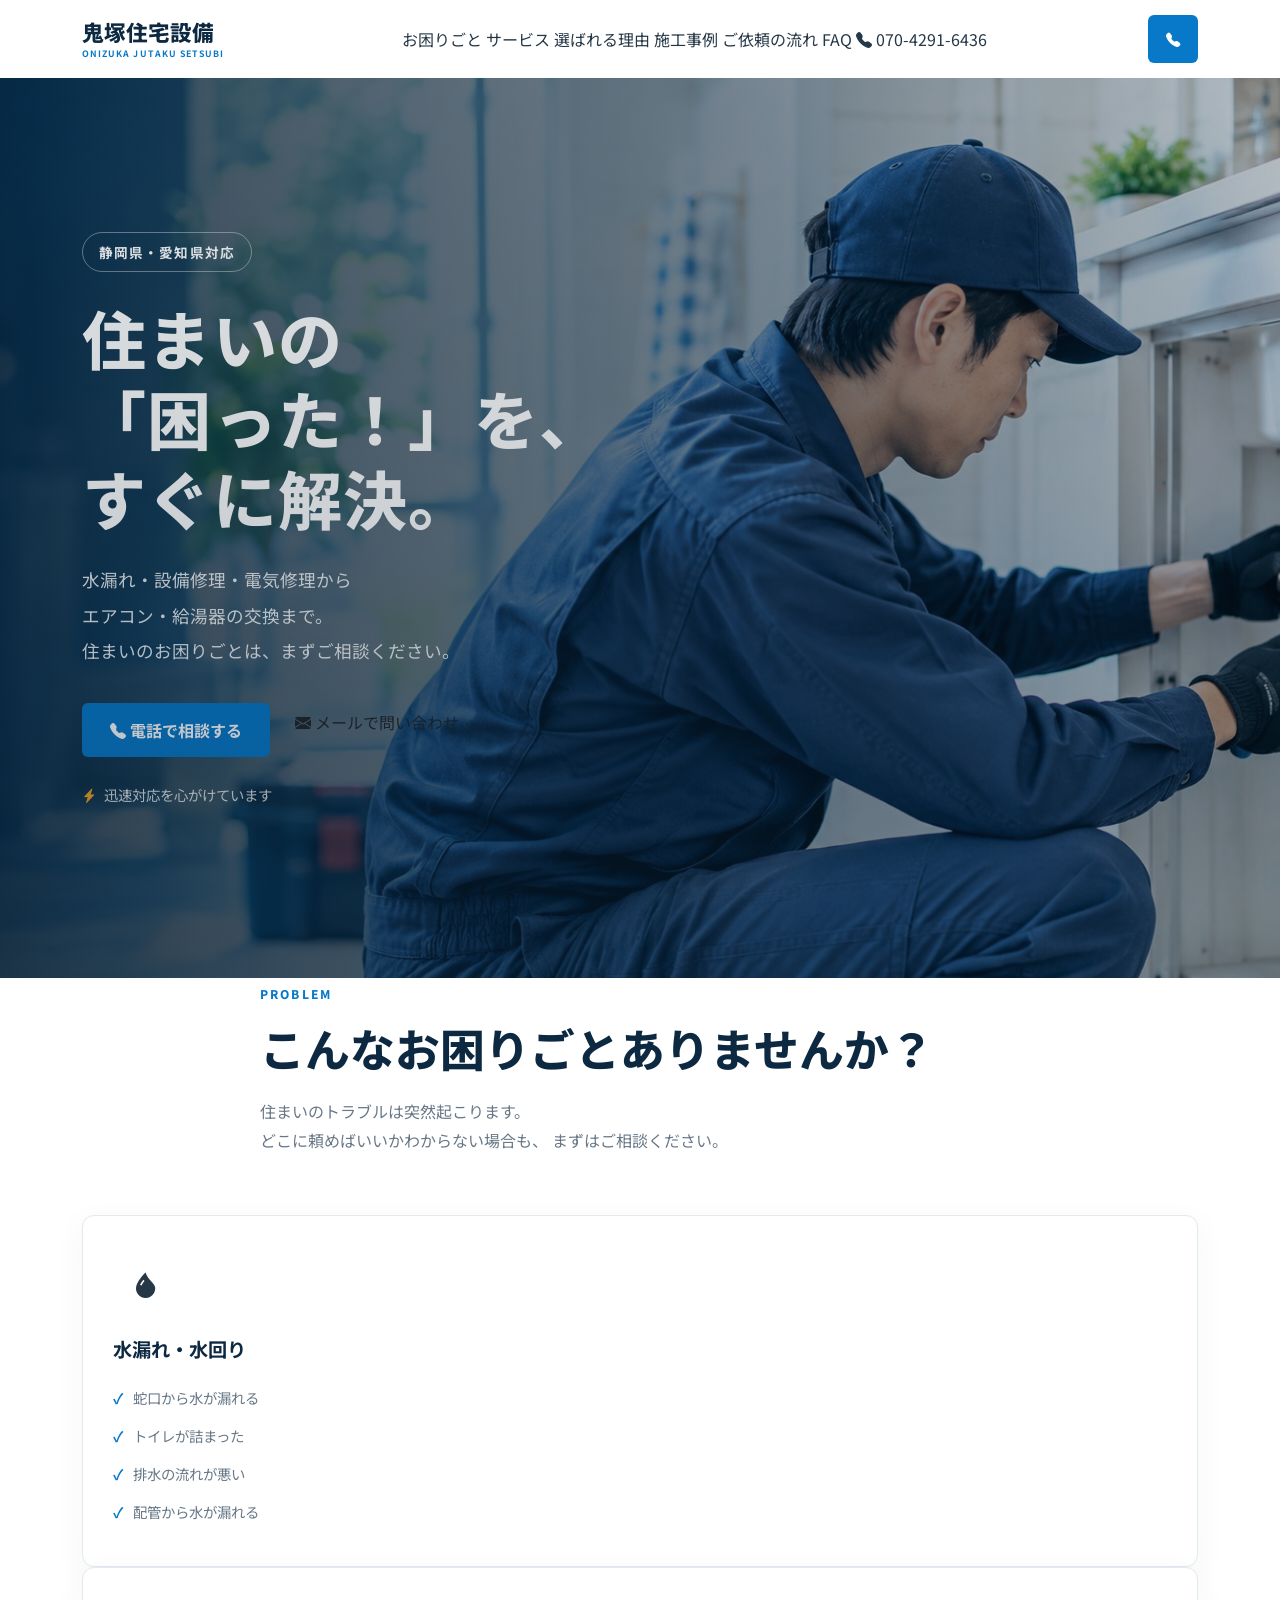
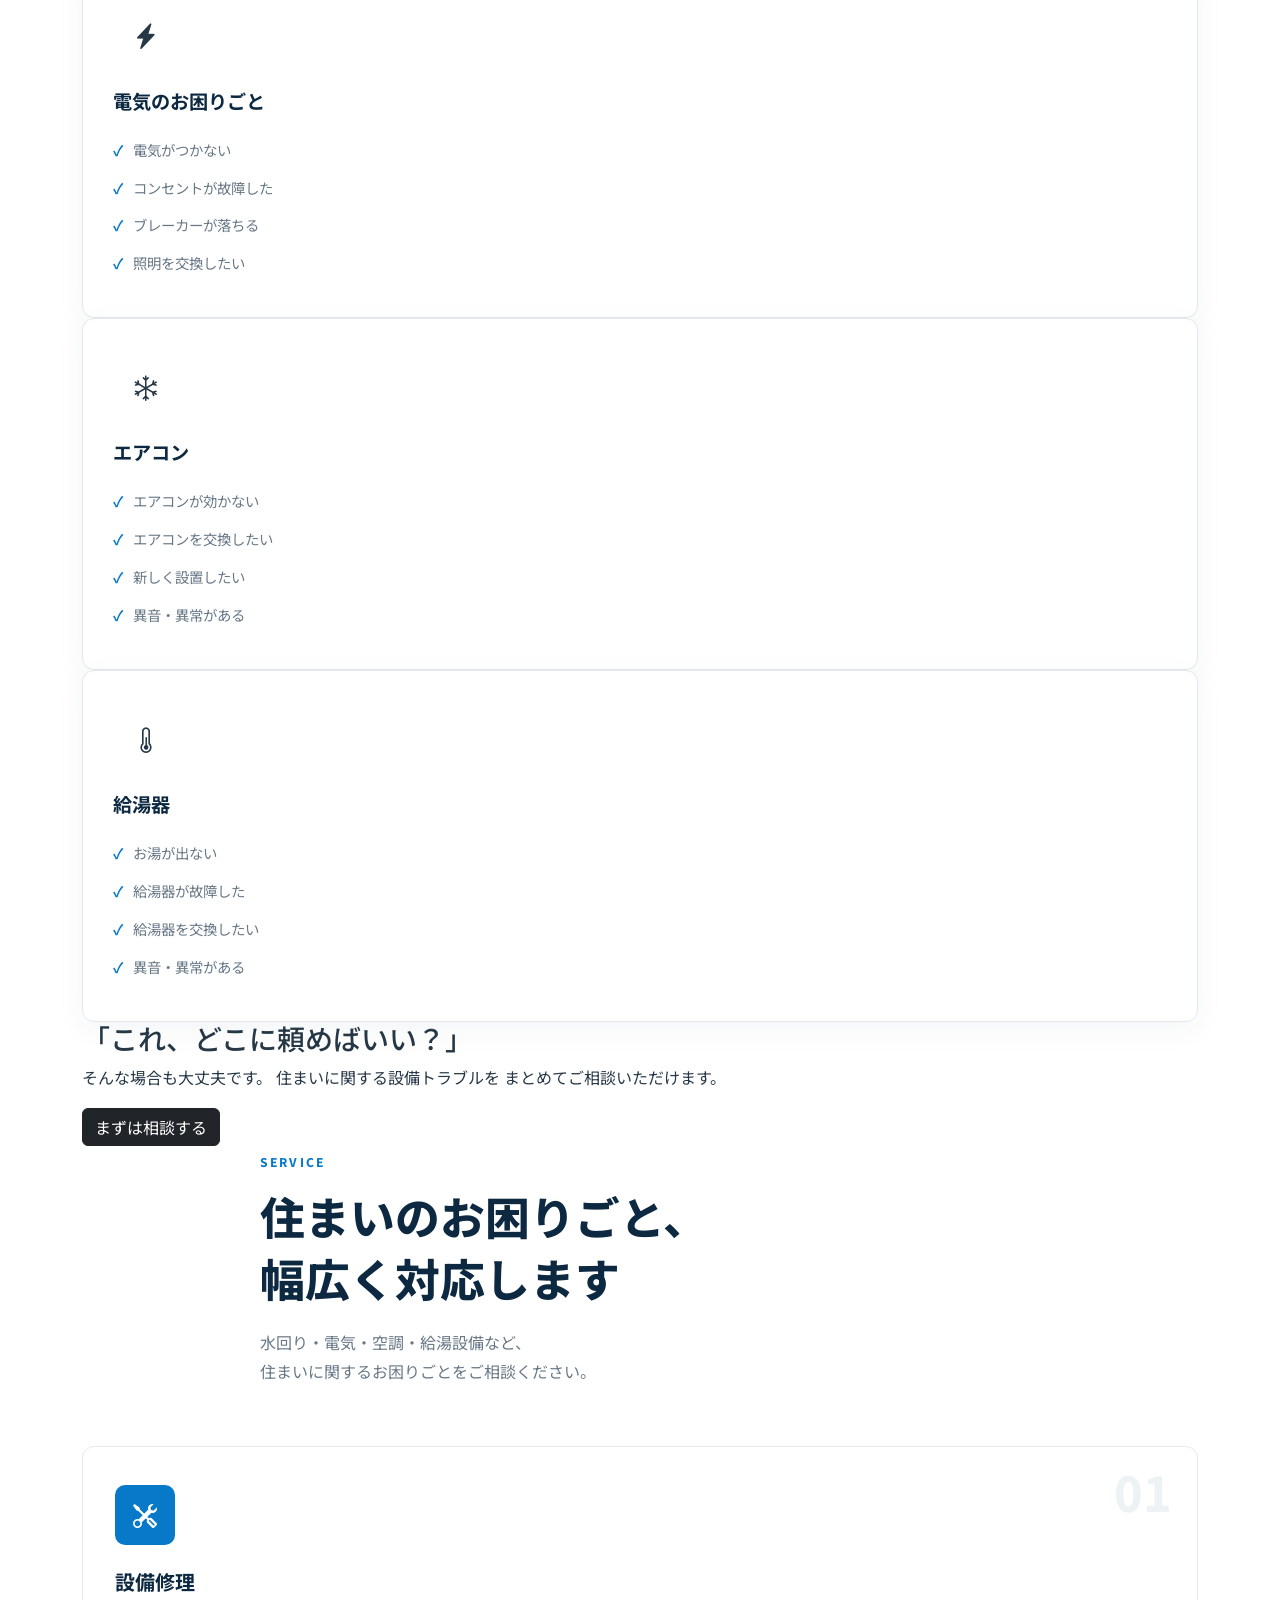
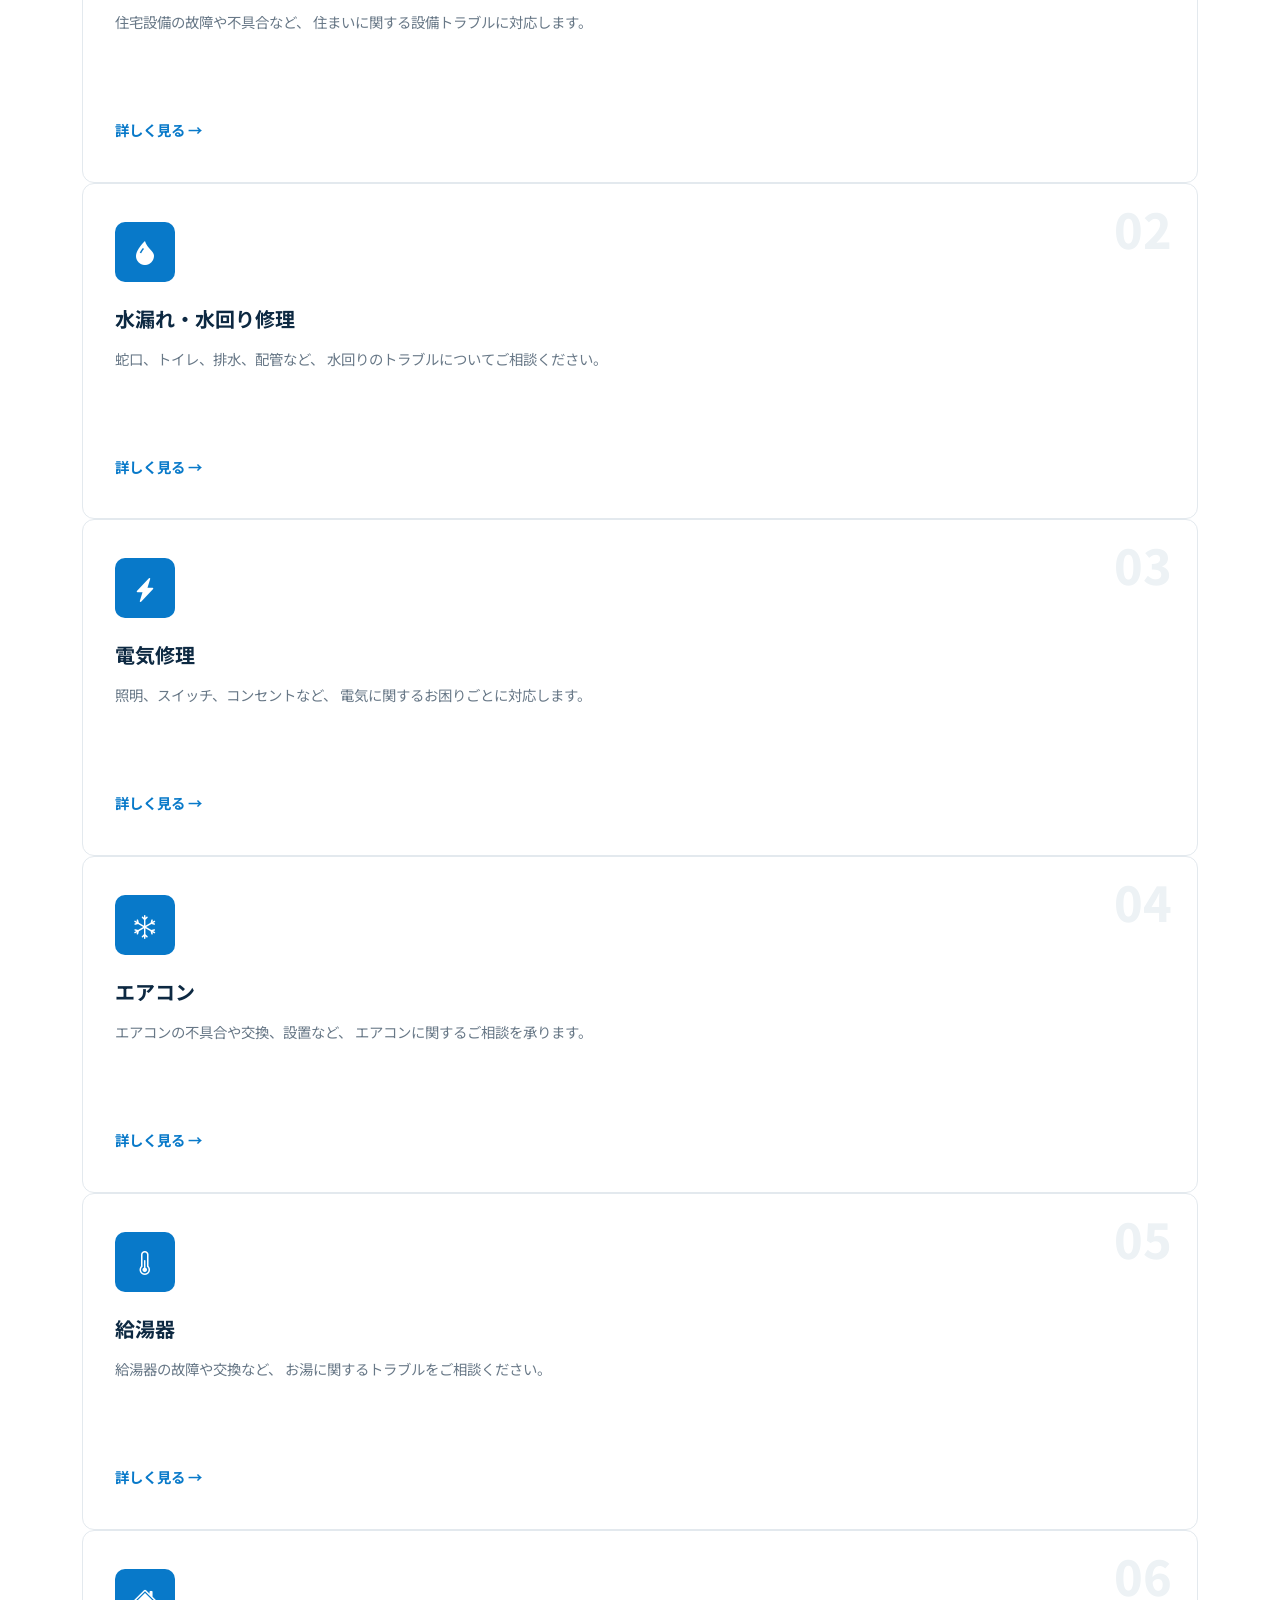
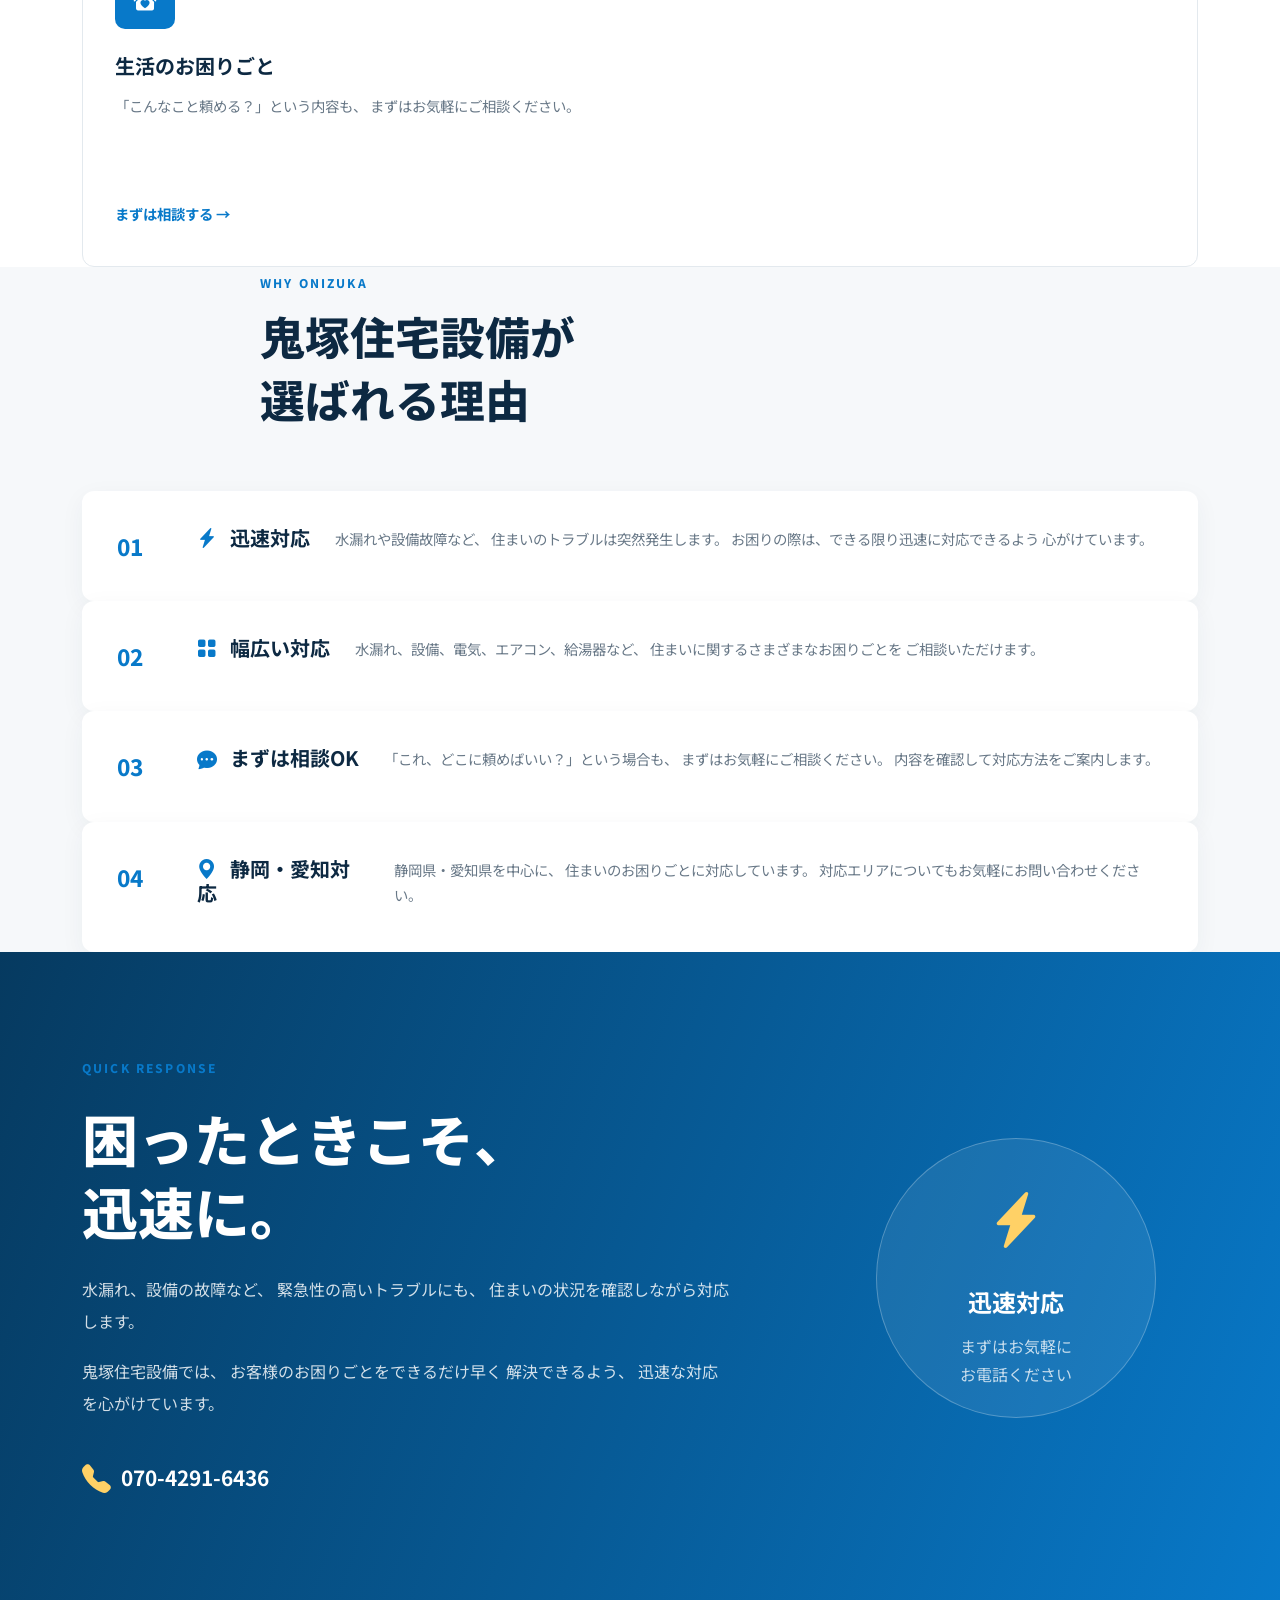
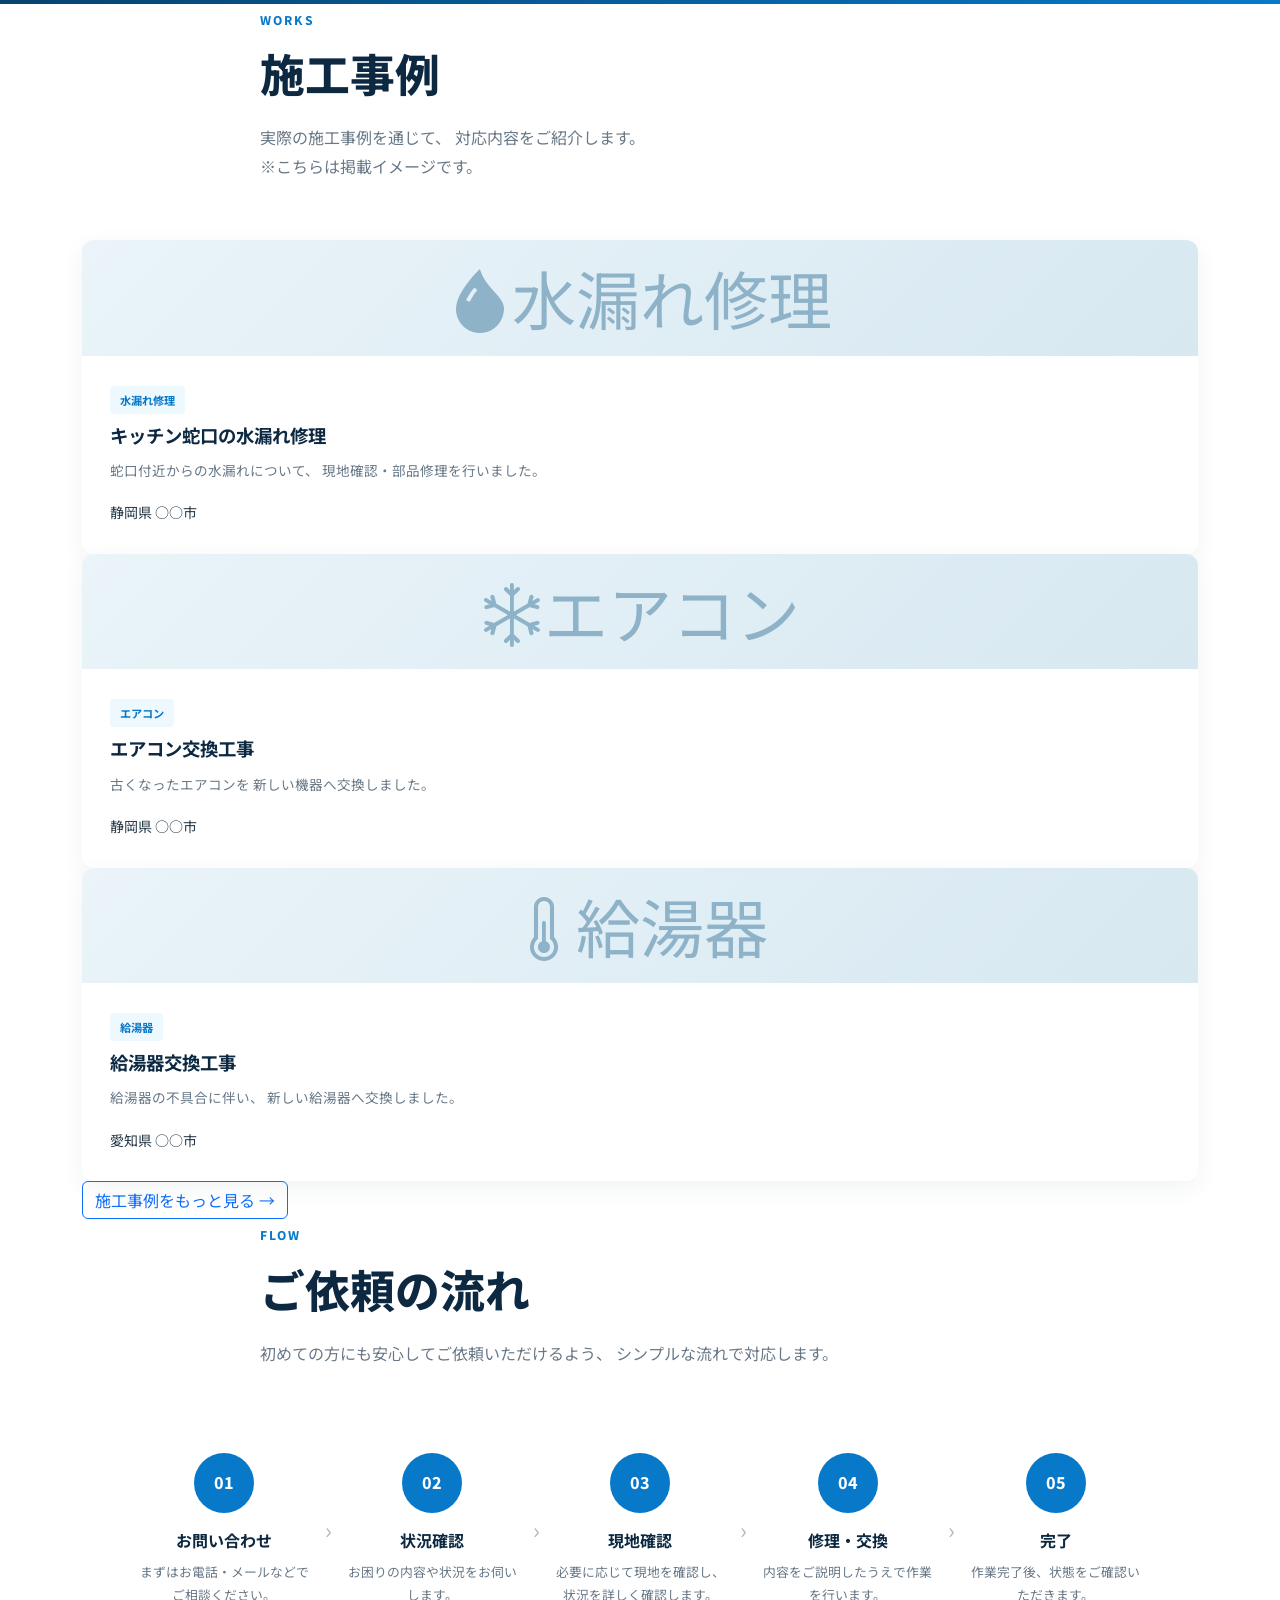
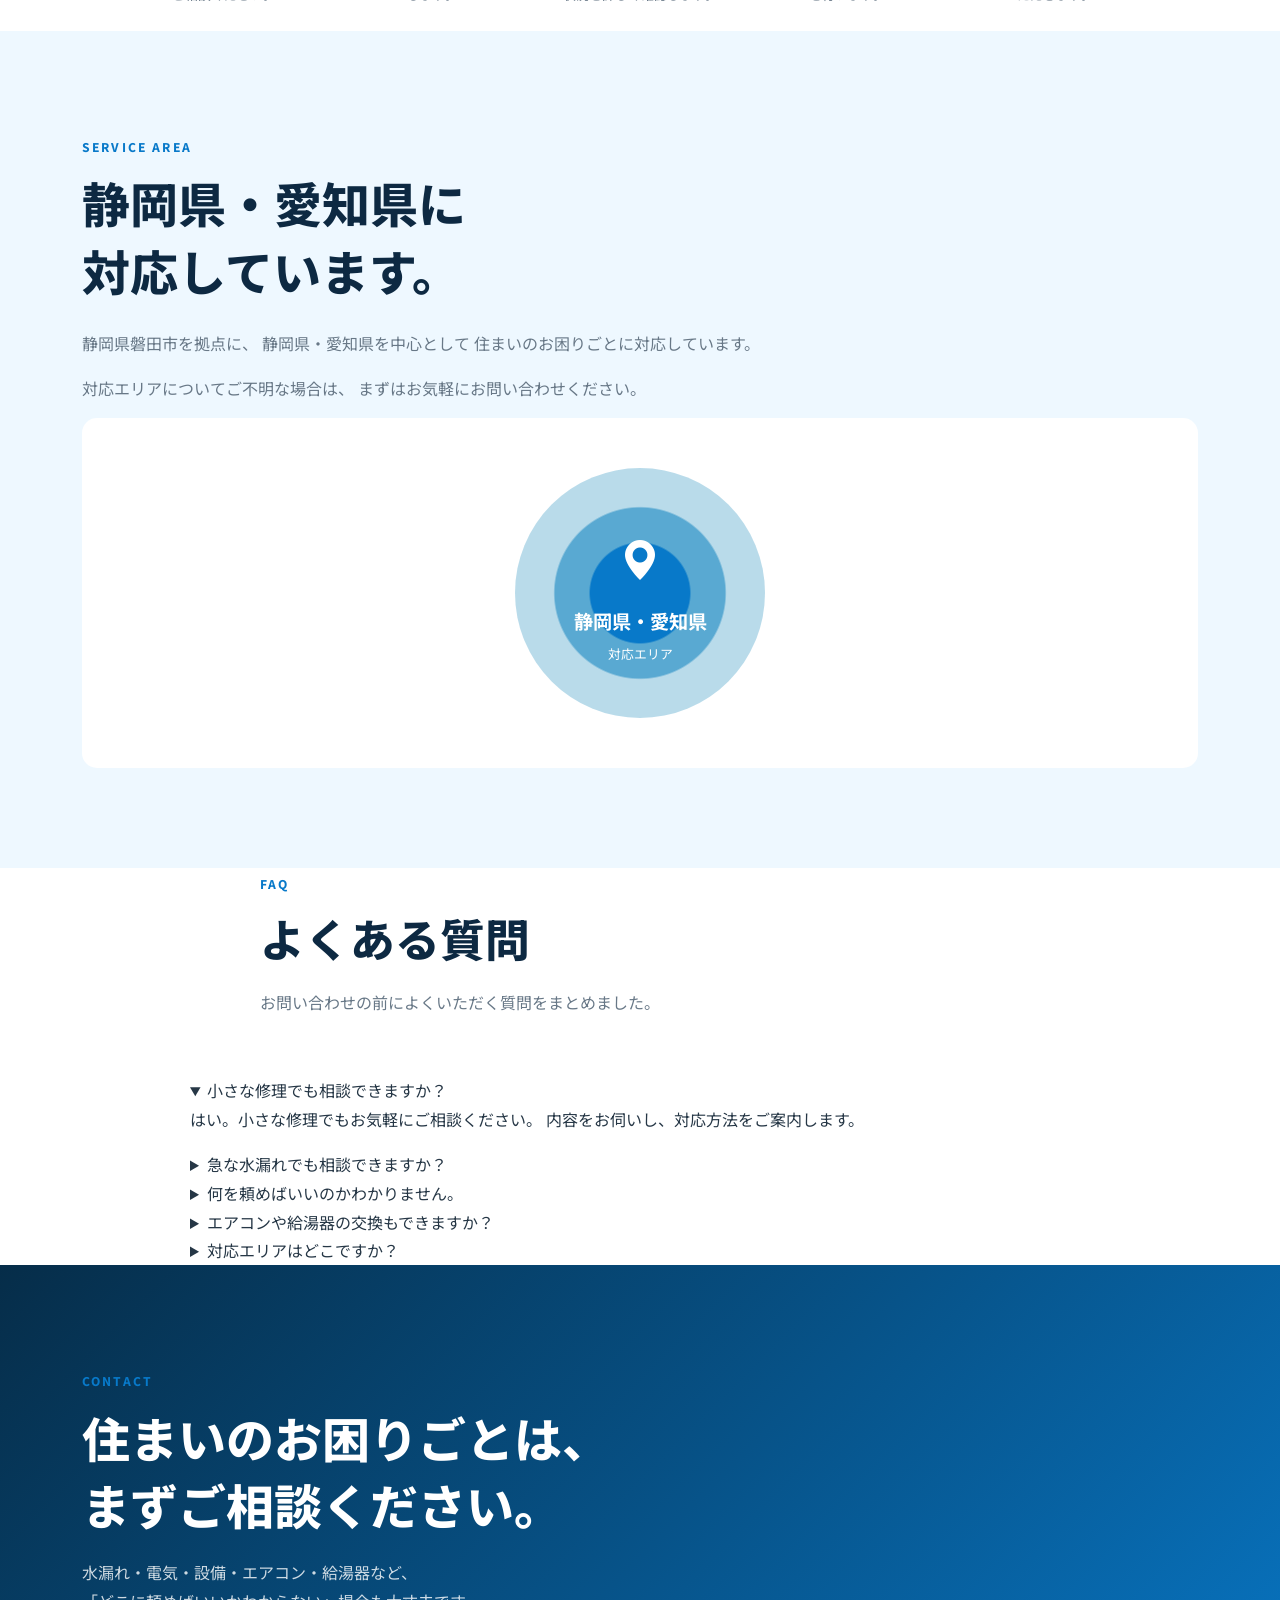
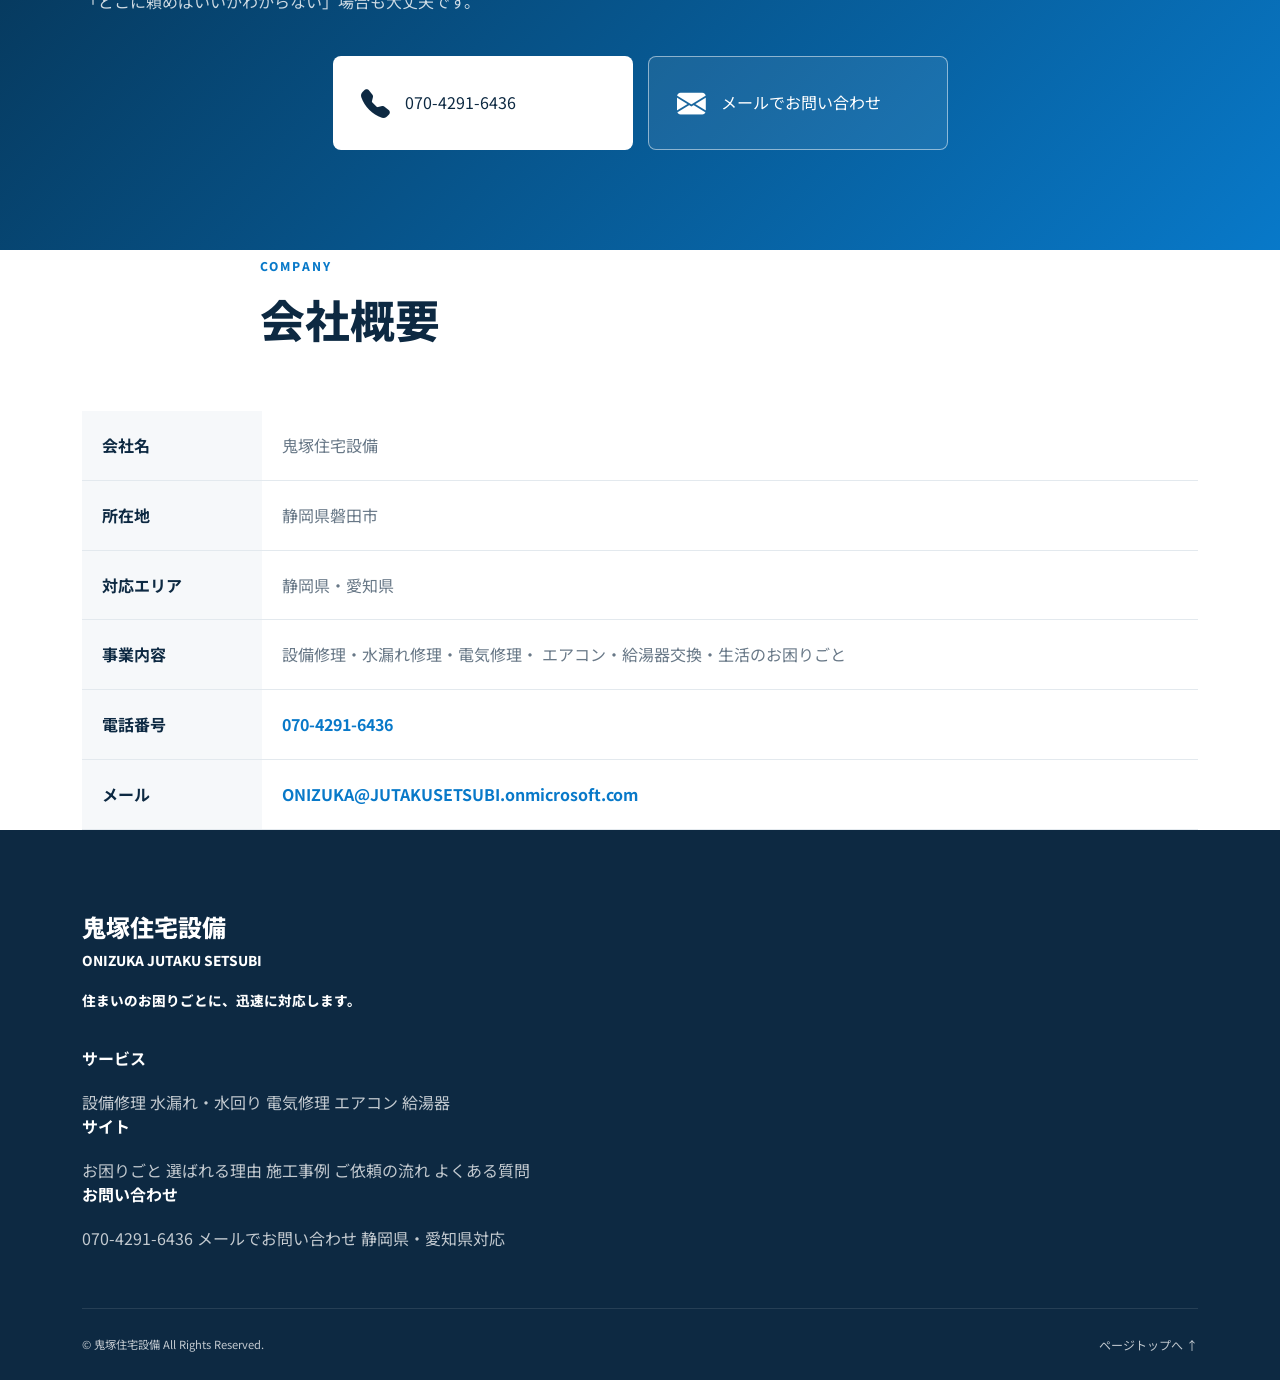
<file: index.html>
<!DOCTYPE html>
<html lang="ja">

<head>
  <meta charset="UTF-8">

  <meta name="viewport"
        content="width=device-width, initial-scale=1.0">

  <meta name="description"
        content="鬼塚住宅設備｜静岡県・愛知県の設備修理、水漏れ修理、電気修理、エアコン・給湯器交換。住まいのお困りごとはまずご相談ください。">

  <title>鬼塚住宅設備｜住まいの「困った！」を、すぐに解決。</title>

  <!-- Bootstrap CSS -->
  <link rel="stylesheet"
        href="https://cdn.jsdelivr.net/npm/bootstrap@5.3.3/dist/css/bootstrap.min.css">

  <!-- Bootstrap Icons -->
  <link rel="stylesheet"
        href="https://cdn.jsdelivr.net/npm/bootstrap-icons@1.11.3/font/bootstrap-icons.min.css">

  <!-- Google Fonts -->
  <link rel="preconnect" href="https://fonts.googleapis.com">
  <link rel="preconnect" href="https://fonts.gstatic.com" crossorigin>
  <link href="https://fonts.googleapis.com/css2?family=Noto+Sans+JP:wght@400;500;600;700;800&display=swap"
        rel="stylesheet">

  <!-- 鬼塚住宅設備 CSS -->
  <link rel="stylesheet" href="style.css">
</head>


<body>

<!-- ==================================================
     HEADER
================================================== -->

<header class="site-header">

  <div class="container">

    <nav class="navbar">

      <a class="navbar-brand" href="#top">
        <span class="logo-main">鬼塚住宅設備</span>
        <span class="logo-sub">ONIZUKA JUTAKU SETSUBI</span>
      </a>

      <div class="nav-links">

        <a href="#problem">お困りごと</a>
        <a href="#service">サービス</a>
        <a href="#reason">選ばれる理由</a>
        <a href="#works">施工事例</a>
        <a href="#flow">ご依頼の流れ</a>
        <a href="#faq">FAQ</a>

        <a class="nav-phone"
           href="tel:07042916436">

          <i class="bi bi-telephone-fill"></i>
          070-4291-6436

        </a>

      </div>

      <a class="header-phone"
         href="tel:07042916436">

        <i class="bi bi-telephone-fill"></i>

      </a>

    </nav>

  </div>

</header>



<main id="top">


<!-- ==================================================
     HERO
================================================== -->

<section class="hero-section">

  <div class="hero-overlay"></div>

  <div class="container">

    <div class="hero-content">

      <p class="hero-label">
        静岡県・愛知県対応
      </p>

      <h1 class="hero-title">
        住まいの<br>
        「困った！」を、<br>
        すぐに解決。
      </h1>

      <p class="hero-description">
        水漏れ・設備修理・電気修理から<br>
        エアコン・給湯器の交換まで。<br>
        住まいのお困りごとは、まずご相談ください。
      </p>

      <div class="hero-buttons">

        <a class="btn btn-primary"
           href="tel:07042916436">

          <i class="bi bi-telephone-fill"></i>
          電話で相談する

        </a>

        <a class="btn btn-outline"
           href="#contact">

          <i class="bi bi-envelope-fill"></i>
          メールで問い合わせ

        </a>

      </div>

      <p class="hero-note">
        <i class="bi bi-lightning-charge-fill"></i>
        迅速対応を心がけています
      </p>

    </div>

  </div>

</section>



<!-- ==================================================
     PROBLEM
================================================== -->

<section id="problem"
         class="problem-section section">

  <div class="container">

    <div class="section-heading">

      <span class="section-label">
        PROBLEM
      </span>

      <h2>
        こんなお困りごとありませんか？
      </h2>

      <p>
        住まいのトラブルは突然起こります。<br>
        どこに頼めばいいかわからない場合も、
        まずはご相談ください。
      </p>

    </div>


    <div class="problem-grid">


      <article class="problem-card">

        <div class="problem-icon problem-icon-water">
          <i class="bi bi-droplet-fill"></i>
        </div>

        <h3>
          水漏れ・水回り
        </h3>

        <ul>
          <li>蛇口から水が漏れる</li>
          <li>トイレが詰まった</li>
          <li>排水の流れが悪い</li>
          <li>配管から水が漏れる</li>
        </ul>

      </article>



      <article class="problem-card">

        <div class="problem-icon problem-icon-electric">
          <i class="bi bi-lightning-charge-fill"></i>
        </div>

        <h3>
          電気のお困りごと
        </h3>

        <ul>
          <li>電気がつかない</li>
          <li>コンセントが故障した</li>
          <li>ブレーカーが落ちる</li>
          <li>照明を交換したい</li>
        </ul>

      </article>



      <article class="problem-card">

        <div class="problem-icon problem-icon-aircon">
          <i class="bi bi-snow"></i>
        </div>

        <h3>
          エアコン
        </h3>

        <ul>
          <li>エアコンが効かない</li>
          <li>エアコンを交換したい</li>
          <li>新しく設置したい</li>
          <li>異音・異常がある</li>
        </ul>

      </article>



      <article class="problem-card">

        <div class="problem-icon problem-icon-waterheater">
          <i class="bi bi-thermometer-half"></i>
        </div>

        <h3>
          給湯器
        </h3>

        <ul>
          <li>お湯が出ない</li>
          <li>給湯器が故障した</li>
          <li>給湯器を交換したい</li>
          <li>異音・異常がある</li>
        </ul>

      </article>


    </div>


    <div class="problem-callout">

      <div>

        <h3>
          「これ、どこに頼めばいい？」
        </h3>

        <p>
          そんな場合も大丈夫です。
          住まいに関する設備トラブルを
          まとめてご相談いただけます。
        </p>

      </div>

      <a class="btn btn-dark"
         href="#contact">

        まずは相談する

      </a>

    </div>

  </div>

</section>



<!-- ==================================================
     SERVICE
================================================== -->

<section id="service"
         class="service-section section">

  <div class="container">

    <div class="section-heading">

      <span class="section-label">
        SERVICE
      </span>

      <h2>
        住まいのお困りごと、<br>
        幅広く対応します
      </h2>

      <p>
        水回り・電気・空調・給湯設備など、<br>
        住まいに関するお困りごとをご相談ください。
      </p>

    </div>


    <div class="service-grid">


      <article class="service-card">

        <span class="service-number">
          01
        </span>

        <div class="service-icon">
          <i class="bi bi-tools"></i>
        </div>

        <h3>
          設備修理
        </h3>

        <p>
          住宅設備の故障や不具合など、
          住まいに関する設備トラブルに対応します。
        </p>

        <a class="service-link"
           href="#contact">
          詳しく見る →
        </a>

      </article>



      <article class="service-card">

        <span class="service-number">
          02
        </span>

        <div class="service-icon">
          <i class="bi bi-droplet-fill"></i>
        </div>

        <h3>
          水漏れ・水回り修理
        </h3>

        <p>
          蛇口、トイレ、排水、配管など、
          水回りのトラブルについてご相談ください。
        </p>

        <a class="service-link"
           href="#contact">
          詳しく見る →
        </a>

      </article>



      <article class="service-card">

        <span class="service-number">
          03
        </span>

        <div class="service-icon">
          <i class="bi bi-lightning-charge-fill"></i>
        </div>

        <h3>
          電気修理
        </h3>

        <p>
          照明、スイッチ、コンセントなど、
          電気に関するお困りごとに対応します。
        </p>

        <a class="service-link"
           href="#contact">
          詳しく見る →
        </a>

      </article>



      <article class="service-card">

        <span class="service-number">
          04
        </span>

        <div class="service-icon">
          <i class="bi bi-snow"></i>
        </div>

        <h3>
          エアコン
        </h3>

        <p>
          エアコンの不具合や交換、設置など、
          エアコンに関するご相談を承ります。
        </p>

        <a class="service-link"
           href="#contact">
          詳しく見る →
        </a>

      </article>



      <article class="service-card">

        <span class="service-number">
          05
        </span>

        <div class="service-icon">
          <i class="bi bi-thermometer-half"></i>
        </div>

        <h3>
          給湯器
        </h3>

        <p>
          給湯器の故障や交換など、
          お湯に関するトラブルをご相談ください。
        </p>

        <a class="service-link"
           href="#contact">
          詳しく見る →
        </a>

      </article>



      <article class="service-card">

        <span class="service-number">
          06
        </span>

        <div class="service-icon">
          <i class="bi bi-house-heart-fill"></i>
        </div>

        <h3>
          生活のお困りごと
        </h3>

        <p>
          「こんなこと頼める？」という内容も、
          まずはお気軽にご相談ください。
        </p>

        <a class="service-link"
           href="#contact">
          まずは相談する →
        </a>

      </article>


    </div>

  </div>

</section>



<!-- ==================================================
     REASON
================================================== -->

<section id="reason"
         class="reason-section section">

  <div class="container">

    <div class="section-heading">

      <span class="section-label">
        WHY ONIZUKA
      </span>

      <h2>
        鬼塚住宅設備が<br>
        選ばれる理由
      </h2>

    </div>


    <div class="reason-grid">


      <article class="reason-card">

        <span class="reason-number">
          01
        </span>

        <h3>
          <i class="bi bi-lightning-charge-fill"></i>
          迅速対応
        </h3>

        <p>
          水漏れや設備故障など、
          住まいのトラブルは突然発生します。
          お困りの際は、できる限り迅速に対応できるよう
          心がけています。
        </p>

      </article>



      <article class="reason-card">

        <span class="reason-number">
          02
        </span>

        <h3>
          <i class="bi bi-grid-fill"></i>
          幅広い対応
        </h3>

        <p>
          水漏れ、設備、電気、エアコン、給湯器など、
          住まいに関するさまざまなお困りごとを
          ご相談いただけます。
        </p>

      </article>



      <article class="reason-card">

        <span class="reason-number">
          03
        </span>

        <h3>
          <i class="bi bi-chat-dots-fill"></i>
          まずは相談OK
        </h3>

        <p>
          「これ、どこに頼めばいい？」という場合も、
          まずはお気軽にご相談ください。
          内容を確認して対応方法をご案内します。
        </p>

      </article>



      <article class="reason-card">

        <span class="reason-number">
          04
        </span>

        <h3>
          <i class="bi bi-geo-alt-fill"></i>
          静岡・愛知対応
        </h3>

        <p>
          静岡県・愛知県を中心に、
          住まいのお困りごとに対応しています。
          対応エリアについてもお気軽にお問い合わせください。
        </p>

      </article>


    </div>

  </div>

</section>



<!-- ==================================================
     QUICK RESPONSE
================================================== -->

<section class="speed-section section">

  <div class="container">

    <div class="speed-layout">

      <div class="speed-content">

        <span class="section-label">
          QUICK RESPONSE
        </span>

        <h2>
          困ったときこそ、<br>
          迅速に。
        </h2>

        <p>
          水漏れ、設備の故障など、
          緊急性の高いトラブルにも、
          住まいの状況を確認しながら対応します。
        </p>

        <p>
          鬼塚住宅設備では、
          お客様のお困りごとをできるだけ早く
          解決できるよう、
          迅速な対応を心がけています。
        </p>

        <a class="speed-phone"
           href="tel:07042916436">

          <i class="bi bi-telephone-fill"></i>
          070-4291-6436

        </a>

      </div>


      <div class="speed-box-side">

        <i class="bi bi-lightning-charge-fill"></i>

        <strong>
          迅速対応
        </strong>

        <span>
          まずはお気軽に<br>
          お電話ください
        </span>

      </div>

    </div>

  </div>

</section>



<!-- ==================================================
     WORKS
================================================== -->

<section id="works"
         class="works-section section">

  <div class="container">

    <div class="section-heading">

      <span class="section-label">
        WORKS
      </span>

      <h2>
        施工事例
      </h2>

      <p>
        実際の施工事例を通じて、
        対応内容をご紹介します。<br>
        ※こちらは掲載イメージです。
      </p>

    </div>


    <div class="works-grid">


      <article class="work-card">

        <div class="work-image dummy-image">

          <i class="bi bi-droplet-fill"></i>

          <span>
            水漏れ修理
          </span>

        </div>

        <div class="work-content">

          <span class="work-category">
            水漏れ修理
          </span>

          <h3>
            キッチン蛇口の水漏れ修理
          </h3>

          <p>
            蛇口付近からの水漏れについて、
            現地確認・部品修理を行いました。
          </p>

          <small>
            静岡県 ○○市
          </small>

        </div>

      </article>



      <article class="work-card">

        <div class="work-image dummy-image">

          <i class="bi bi-snow"></i>

          <span>
            エアコン
          </span>

        </div>

        <div class="work-content">

          <span class="work-category">
            エアコン
          </span>

          <h3>
            エアコン交換工事
          </h3>

          <p>
            古くなったエアコンを
            新しい機器へ交換しました。
          </p>

          <small>
            静岡県 ○○市
          </small>

        </div>

      </article>



      <article class="work-card">

        <div class="work-image dummy-image">

          <i class="bi bi-thermometer-half"></i>

          <span>
            給湯器
          </span>

        </div>

        <div class="work-content">

          <span class="work-category">
            給湯器
          </span>

          <h3>
            給湯器交換工事
          </h3>

          <p>
            給湯器の不具合に伴い、
            新しい給湯器へ交換しました。
          </p>

          <small>
            愛知県 ○○市
          </small>

        </div>

      </article>


    </div>


    <div class="section-action">

      <a class="btn btn-outline-primary"
         href="#contact">

        施工事例をもっと見る →

      </a>

    </div>

  </div>

</section>



<!-- ==================================================
     FLOW
================================================== -->

<section id="flow"
         class="flow-section section">

  <div class="container">

    <div class="section-heading">

      <span class="section-label">
        FLOW
      </span>

      <h2>
        ご依頼の流れ
      </h2>

      <p>
        初めての方にも安心してご依頼いただけるよう、
        シンプルな流れで対応します。
      </p>

    </div>


    <div class="flow-wrapper">


      <div class="flow-item">

        <span class="flow-number">
          01
        </span>

        <div>
          <h3>お問い合わせ</h3>
          <p>
            まずはお電話・メールなどでご相談ください。
          </p>
        </div>

      </div>


      <div class="flow-arrow">›</div>


      <div class="flow-item">

        <span class="flow-number">
          02
        </span>

        <div>
          <h3>状況確認</h3>
          <p>
            お困りの内容や状況をお伺いします。
          </p>
        </div>

      </div>


      <div class="flow-arrow">›</div>


      <div class="flow-item">

        <span class="flow-number">
          03
        </span>

        <div>
          <h3>現地確認</h3>
          <p>
            必要に応じて現地を確認し、
            状況を詳しく確認します。
          </p>
        </div>

      </div>


      <div class="flow-arrow">›</div>


      <div class="flow-item">

        <span class="flow-number">
          04
        </span>

        <div>
          <h3>修理・交換</h3>
          <p>
            内容をご説明したうえで作業を行います。
          </p>
        </div>

      </div>


      <div class="flow-arrow">›</div>


      <div class="flow-item">

        <span class="flow-number">
          05
        </span>

        <div>
          <h3>完了</h3>
          <p>
            作業完了後、状態をご確認いただきます。
          </p>
        </div>

      </div>


    </div>

  </div>

</section>



<!-- ==================================================
     SERVICE AREA
================================================== -->

<section class="area-section section">

  <div class="container">

    <div class="area-section-inner">

      <div class="area-content">

        <span class="section-label">
          SERVICE AREA
        </span>

        <h2>
          静岡県・愛知県に<br>
          対応しています。
        </h2>

        <p>
          静岡県磐田市を拠点に、
          静岡県・愛知県を中心として
          住まいのお困りごとに対応しています。
        </p>

        <p>
          対応エリアについてご不明な場合は、
          まずはお気軽にお問い合わせください。
        </p>

      </div>


      <div class="area-map">

        <div class="map-placeholder">

          <i class="bi bi-geo-alt-fill"></i>

          <strong>
            静岡県・愛知県
          </strong>

          <span>
            対応エリア
          </span>

        </div>

      </div>

    </div>

  </div>

</section>



<!-- ==================================================
     FAQ
================================================== -->

<section id="faq"
         class="faq-section section">

  <div class="container">

    <div class="section-heading">

      <span class="section-label">
        FAQ
      </span>

      <h2>
        よくある質問
      </h2>

      <p>
        お問い合わせの前によくいただく質問をまとめました。
      </p>

    </div>


    <div class="faq-accordion">


      <details class="faq-item" open>

        <summary>
          小さな修理でも相談できますか？
        </summary>

        <div class="faq-answer">

          <p>
            はい。小さな修理でもお気軽にご相談ください。
            内容をお伺いし、対応方法をご案内します。
          </p>

        </div>

      </details>



      <details class="faq-item">

        <summary>
          急な水漏れでも相談できますか？
        </summary>

        <div class="faq-answer">

          <p>
            はい。水漏れなど急なお困りごとも、
            まずはお電話で状況をお聞かせください。
          </p>

        </div>

      </details>



      <details class="faq-item">

        <summary>
          何を頼めばいいのかわかりません。
        </summary>

        <div class="faq-answer">

          <p>
            大丈夫です。
            「どこに頼めばいいかわからない」という場合も、
            まずはご相談ください。
          </p>

        </div>

      </details>



      <details class="faq-item">

        <summary>
          エアコンや給湯器の交換もできますか？
        </summary>

        <div class="faq-answer">

          <p>
            はい。
            エアコン・給湯器の交換についても
            ご相談いただけます。
          </p>

        </div>

      </details>



      <details class="faq-item">

        <summary>
          対応エリアはどこですか？
        </summary>

        <div class="faq-answer">

          <p>
            静岡県・愛知県を中心に対応しています。
            詳しい対応エリアについてはお問い合わせください。
          </p>

        </div>

      </details>


    </div>

  </div>

</section>



<!-- ==================================================
     CONTACT
================================================== -->

<section id="contact"
         class="contact-section section">

  <div class="container">

    <div class="contact-inner">

      <span class="section-label">
        CONTACT
      </span>

      <h2>
        住まいのお困りごとは、<br>
        まずご相談ください。
      </h2>

      <p>
        水漏れ・電気・設備・エアコン・給湯器など、<br>
        「どこに頼めばいいかわからない」場合も大丈夫です。
      </p>


      <div class="contact-buttons">

        <a class="contact-phone"
           href="tel:07042916436">

          <i class="bi bi-telephone-fill"></i>
          070-4291-6436

        </a>


        <a class="contact-mail"
           href="mailto:ONIZUKA@JUTAKUSETSUBI.onmicrosoft.com">

          <i class="bi bi-envelope-fill"></i>
          メールでお問い合わせ

        </a>

      </div>

    </div>

  </div>

</section>



<!-- ==================================================
     COMPANY
================================================== -->

<section class="company-section section">

  <div class="container">

    <div class="section-heading">

      <span class="section-label">
        COMPANY
      </span>

      <h2>
        会社概要
      </h2>

    </div>


    <div class="company-row">

      <div class="company-label">
        会社名
      </div>

      <div class="company-value">
        鬼塚住宅設備
      </div>

    </div>


    <div class="company-row">

      <div class="company-label">
        所在地
      </div>

      <div class="company-value">
        静岡県磐田市
      </div>

    </div>


    <div class="company-row">

      <div class="company-label">
        対応エリア
      </div>

      <div class="company-value">
        静岡県・愛知県
      </div>

    </div>


    <div class="company-row">

      <div class="company-label">
        事業内容
      </div>

      <div class="company-value">
        設備修理・水漏れ修理・電気修理・
        エアコン・給湯器交換・生活のお困りごと
      </div>

    </div>


    <div class="company-row">

      <div class="company-label">
        電話番号
      </div>

      <div class="company-value">

        <a href="tel:07042916436">
          070-4291-6436
        </a>

      </div>

    </div>


    <div class="company-row">

      <div class="company-label">
        メール
      </div>

      <div class="company-value">

        <a href="mailto:ONIZUKA@JUTAKUSETSUBI.onmicrosoft.com">
          ONIZUKA@JUTAKUSETSUBI.onmicrosoft.com
        </a>

      </div>

    </div>

  </div>

</section>


</main>



<!-- ==================================================
     FOOTER
================================================== -->

<footer class="site-footer">

  <div class="container">

    <div class="footer-top">


      <div class="footer-logo">

        <a href="#top">
          鬼塚住宅設備
        </a>

        <p>
          ONIZUKA JUTAKU SETSUBI
        </p>

        <p>
          住まいのお困りごとに、迅速に対応します。
        </p>

      </div>


      <div class="footer-column">

        <h3>サービス</h3>

        <a href="#service">設備修理</a>
        <a href="#service">水漏れ・水回り</a>
        <a href="#service">電気修理</a>
        <a href="#service">エアコン</a>
        <a href="#service">給湯器</a>

      </div>


      <div class="footer-column">

        <h3>サイト</h3>

        <a href="#problem">お困りごと</a>
        <a href="#reason">選ばれる理由</a>
        <a href="#works">施工事例</a>
        <a href="#flow">ご依頼の流れ</a>
        <a href="#faq">よくある質問</a>

      </div>


      <div class="footer-column">

        <h3>お問い合わせ</h3>

        <a href="tel:07042916436">
          070-4291-6436
        </a>

        <a href="mailto:ONIZUKA@JUTAKUSETSUBI.onmicrosoft.com">
          メールでお問い合わせ
        </a>

        <span>
          静岡県・愛知県対応
        </span>

      </div>


    </div>


    <div class="footer-bottom">

      <p>
        © 鬼塚住宅設備 All Rights Reserved.
      </p>

      <a href="#top">
        ページトップへ ↑
      </a>

    </div>

  </div>

</footer>



<!-- ==================================================
     MOBILE FIXED CTA
================================================== -->

<div class="mobile-fixed-cta">

  <a href="tel:07042916436">

    <i class="bi bi-telephone-fill"></i>

    電話で相談する

  </a>


  <a href="#contact">

    <i class="bi bi-envelope-fill"></i>

    お問い合わせ

  </a>

</div>


</body>
</html>
</file>
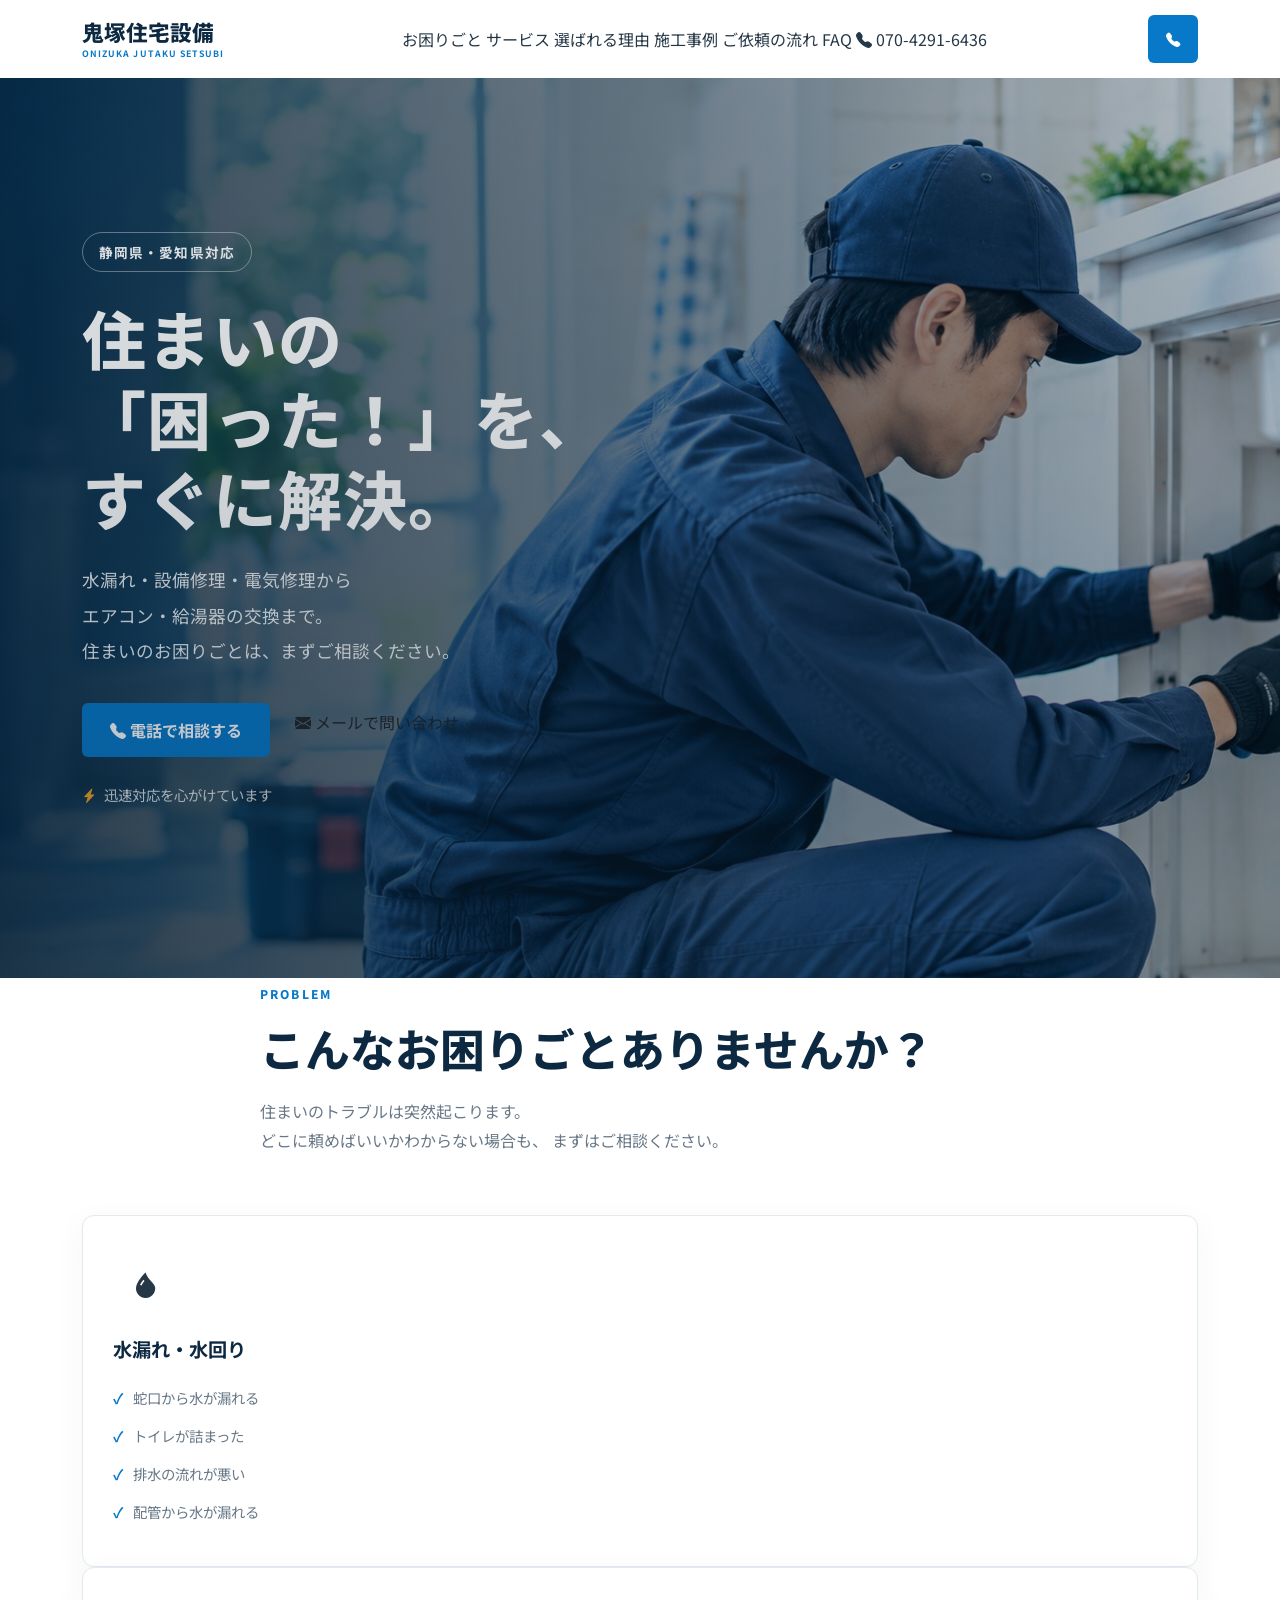
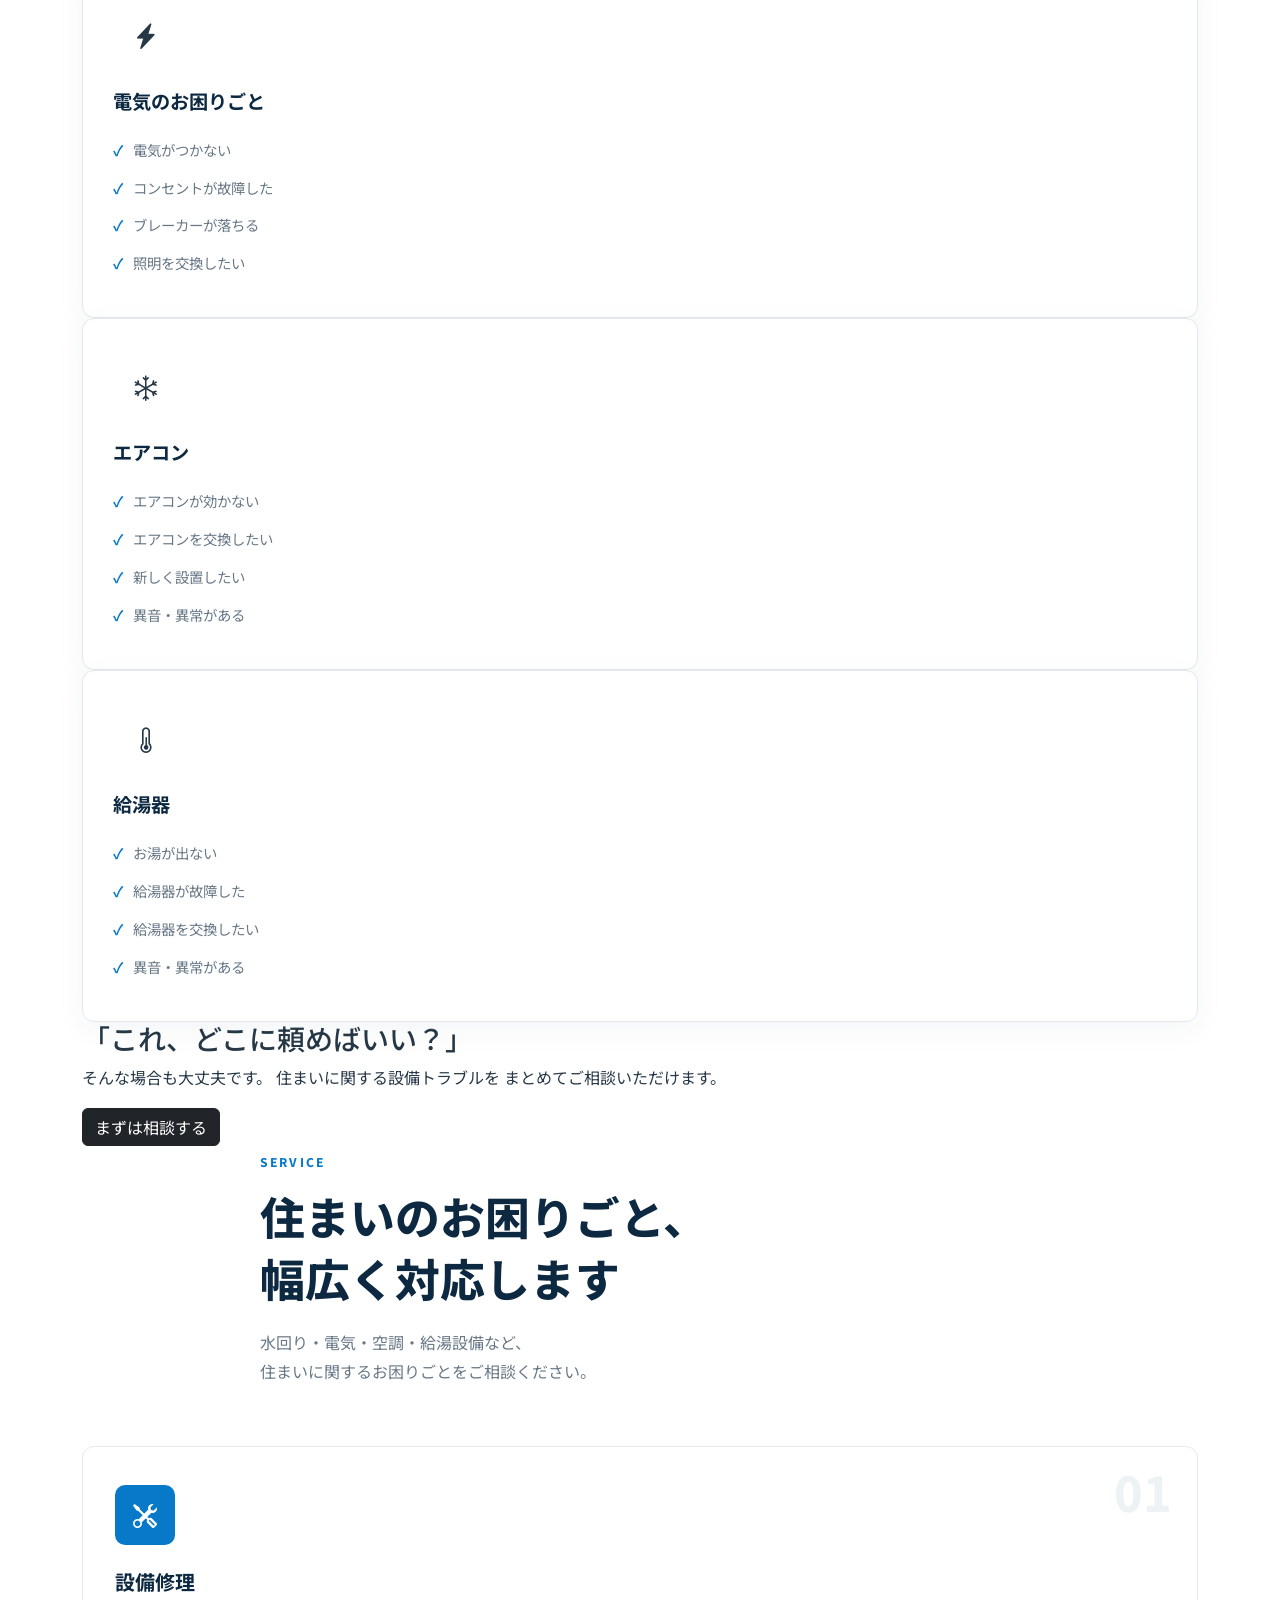
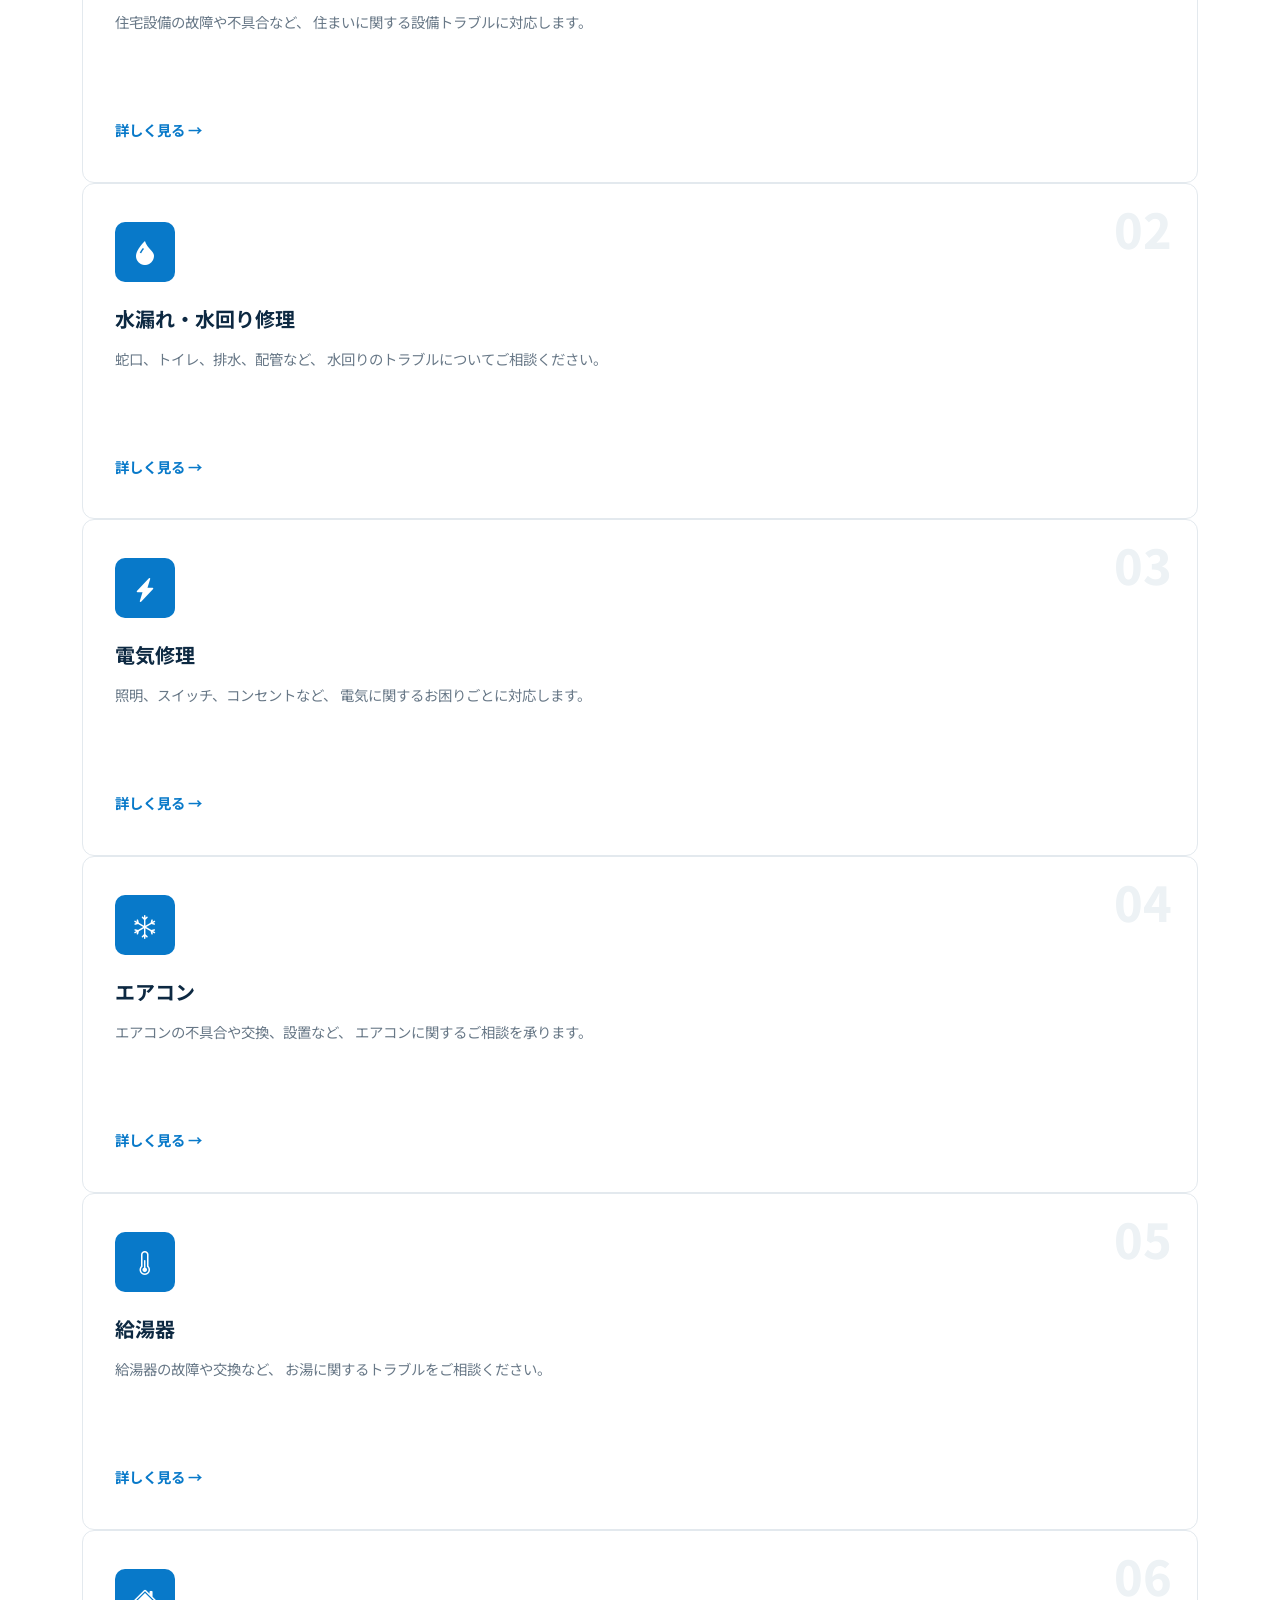
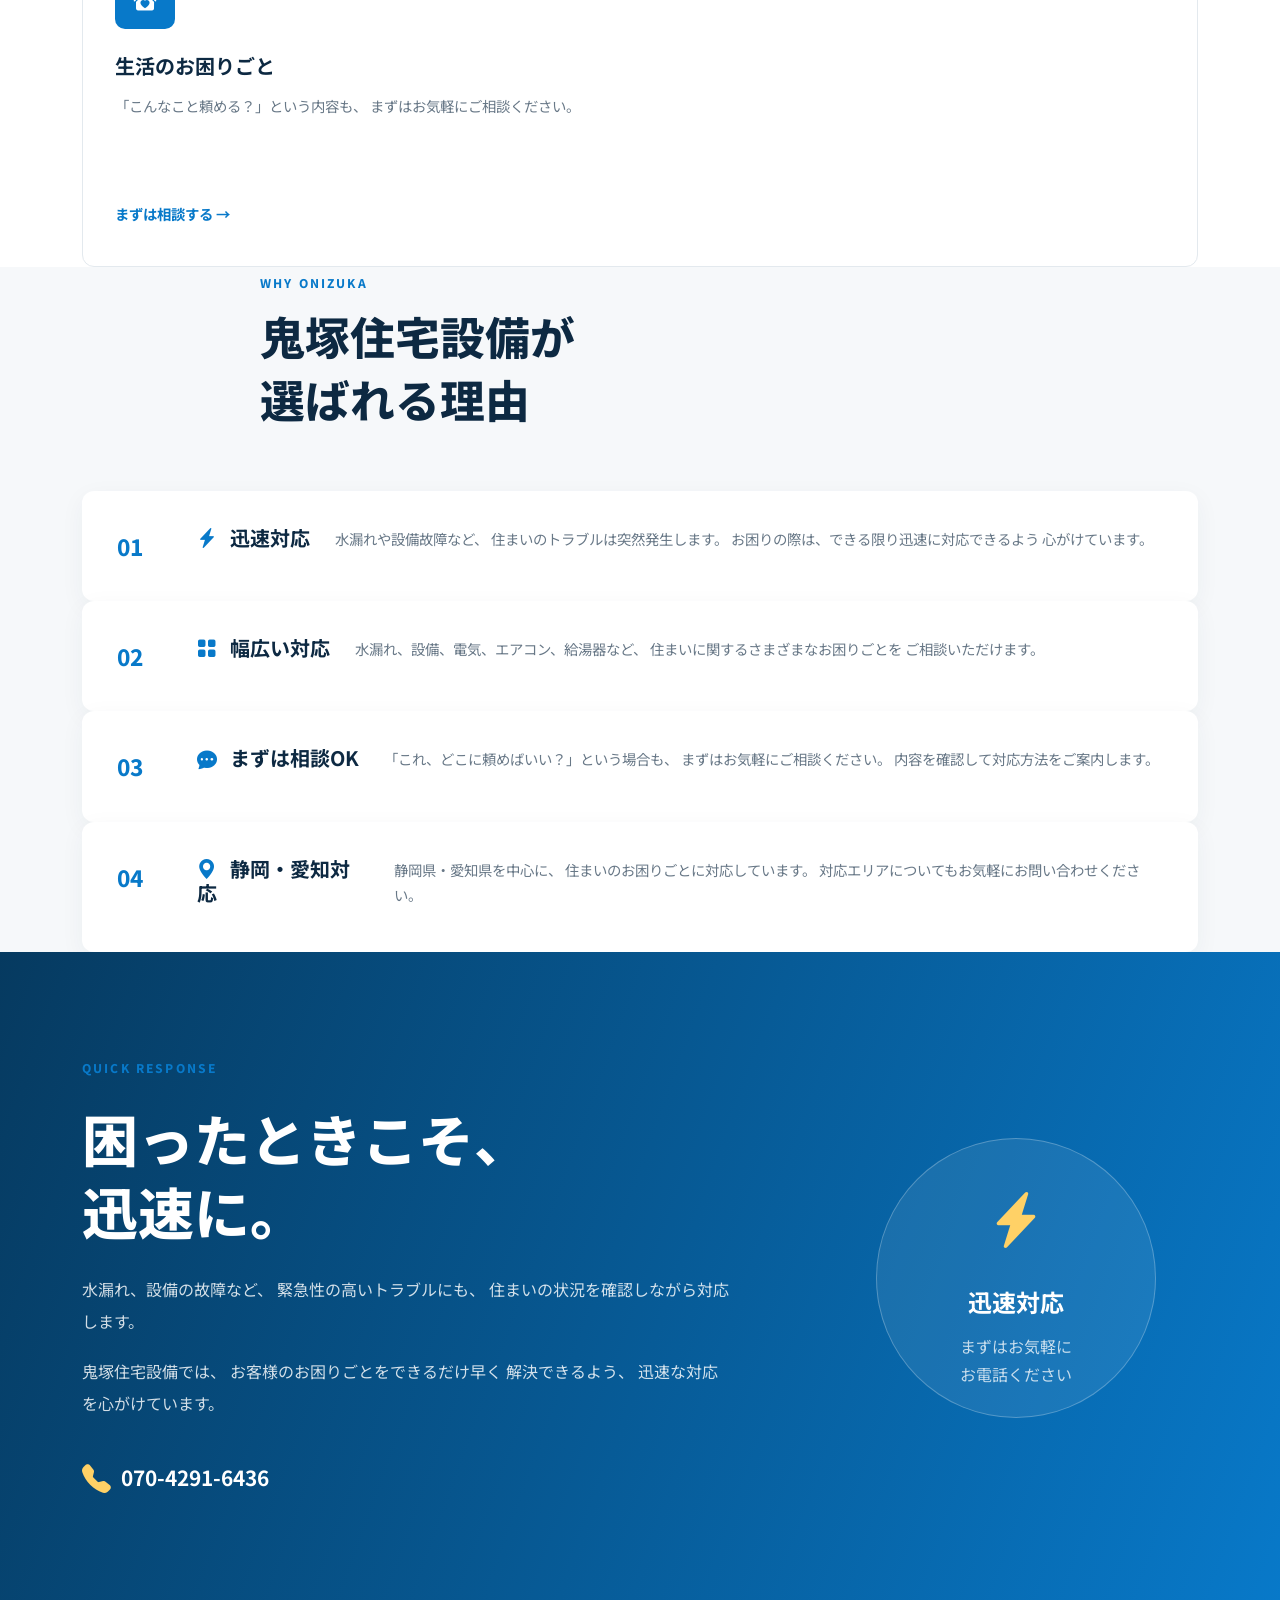
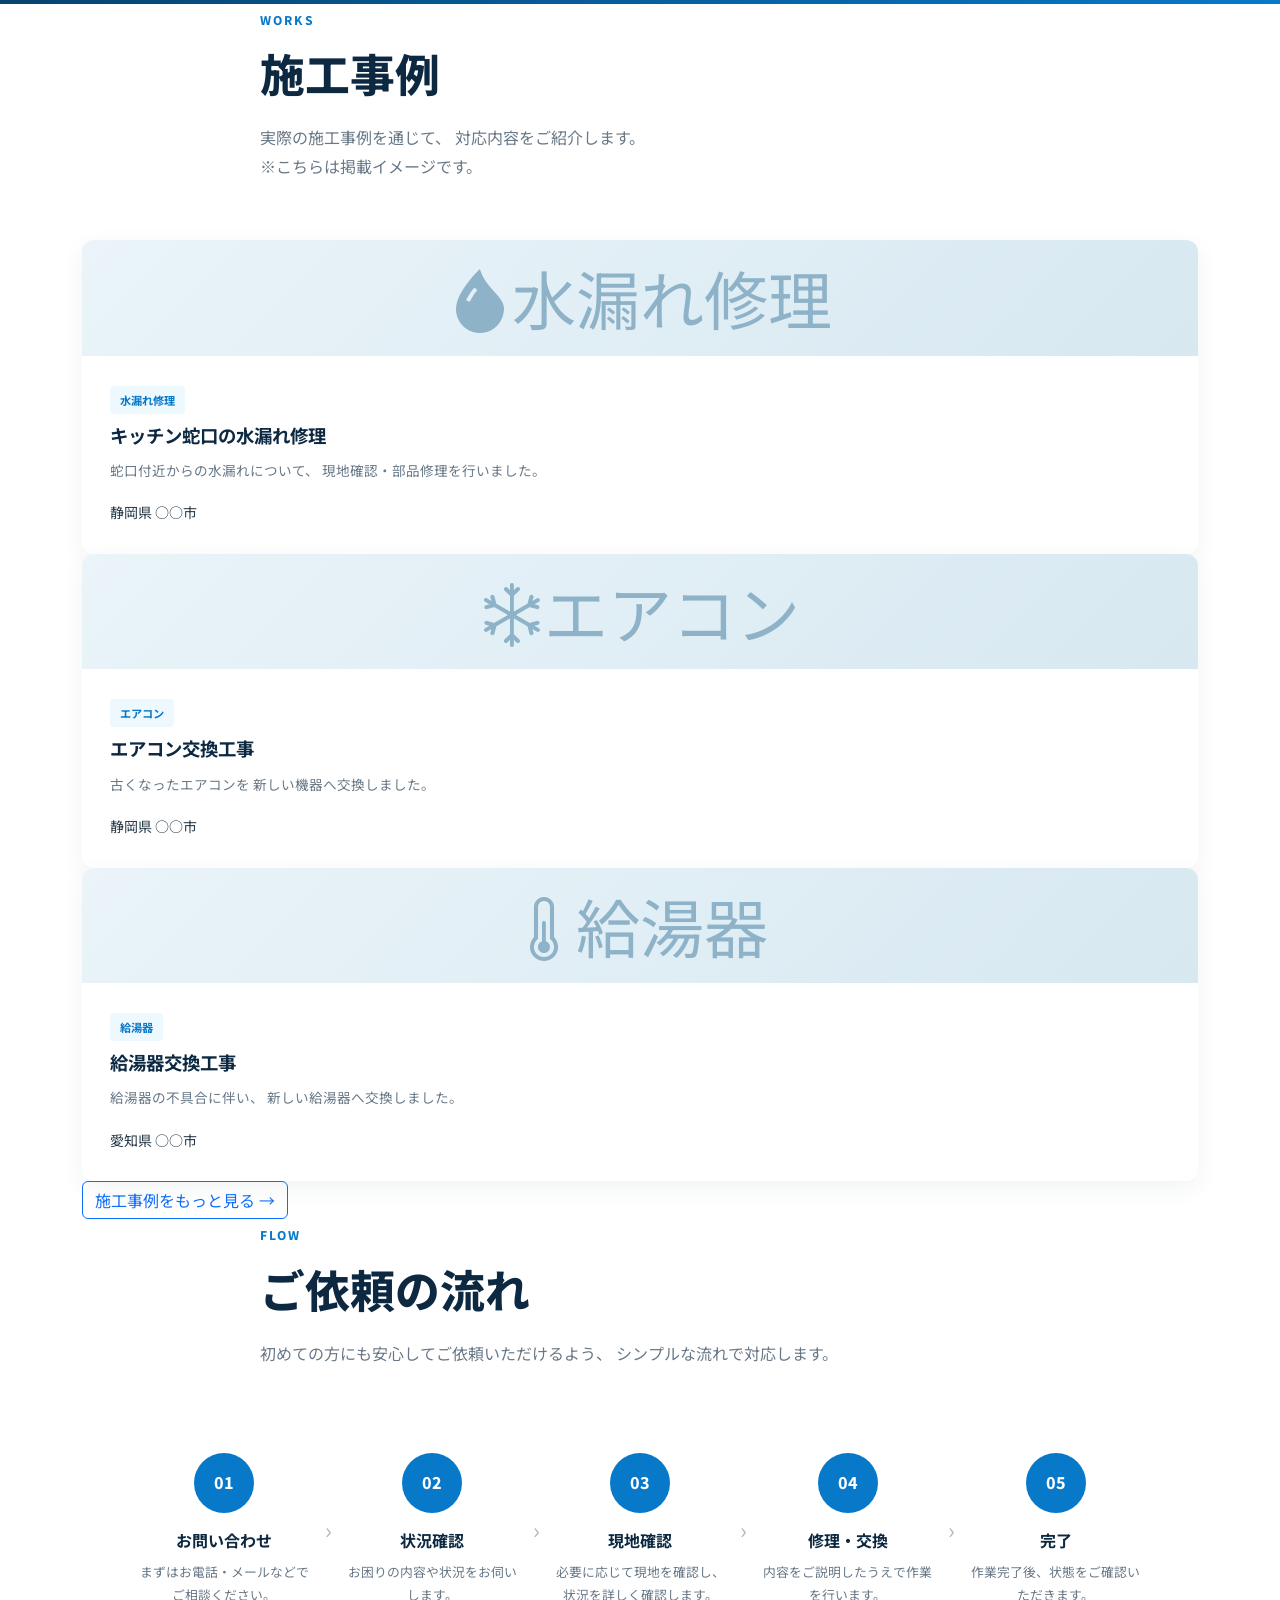
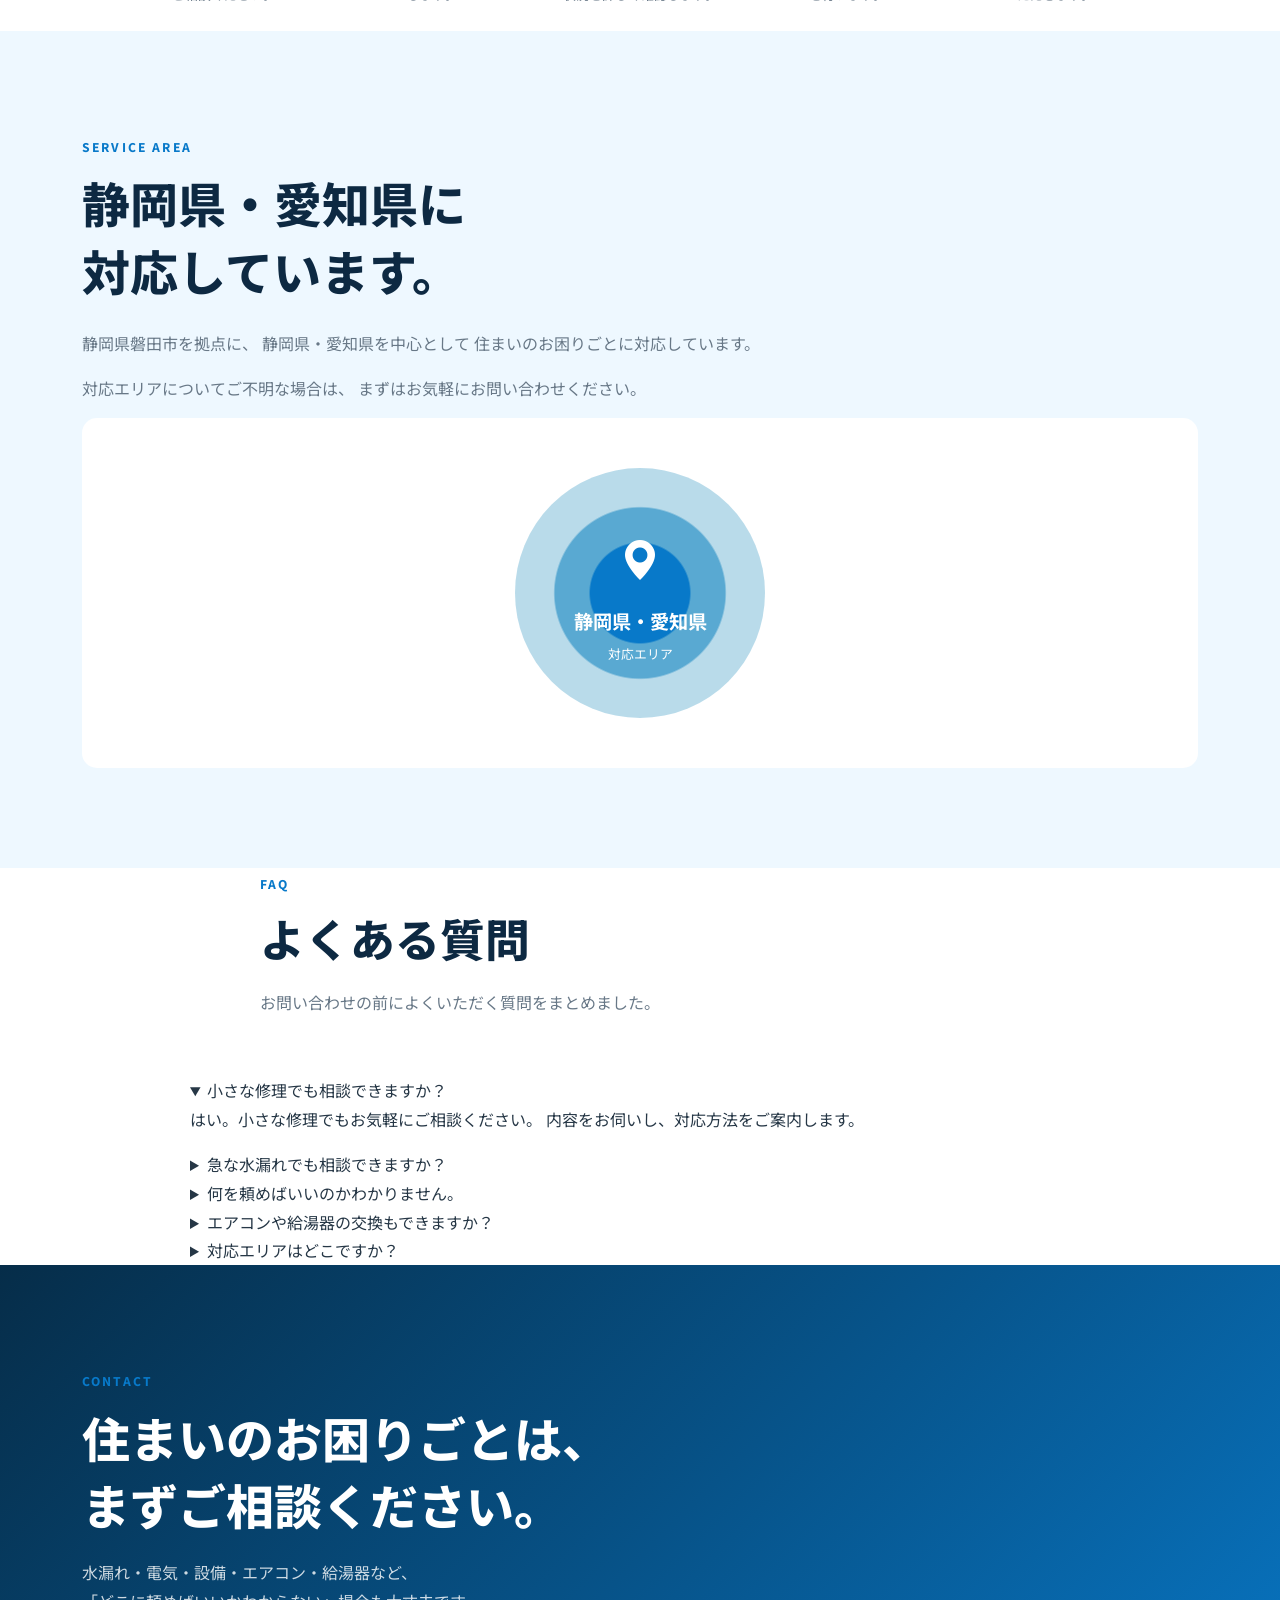
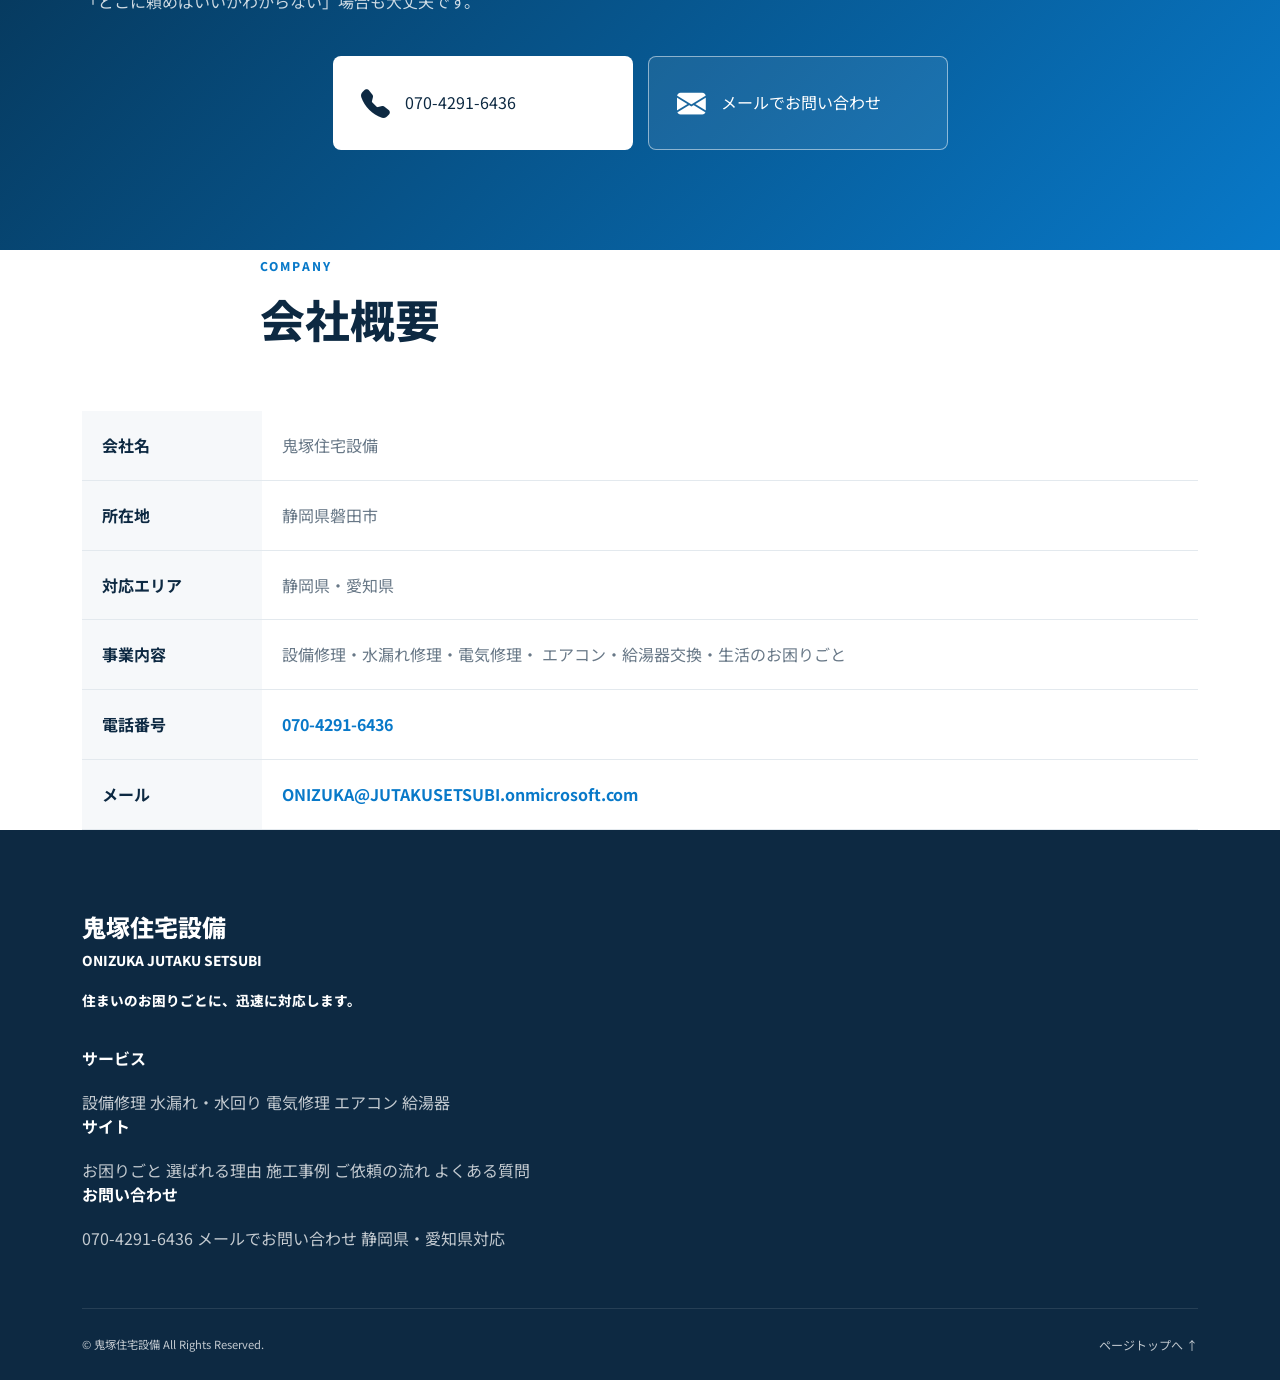
<file: index_fixed.html>
<!DOCTYPE html>
<html lang="ja">

<head>
  <meta charset="UTF-8">

  <meta name="viewport"
        content="width=device-width, initial-scale=1.0">

  <meta name="description"
        content="鬼塚住宅設備｜静岡県・愛知県の設備修理、水漏れ修理、電気修理、エアコン・給湯器交換。住まいのお困りごとはまずご相談ください。">

  <title>鬼塚住宅設備｜住まいの「困った！」を、すぐに解決。</title>

  <!-- Bootstrap CSS -->
  <link rel="stylesheet"
        href="https://cdn.jsdelivr.net/npm/bootstrap@5.3.3/dist/css/bootstrap.min.css">

  <!-- Bootstrap Icons -->
  <link rel="stylesheet"
        href="https://cdn.jsdelivr.net/npm/bootstrap-icons@1.11.3/font/bootstrap-icons.min.css">

  <!-- Google Fonts -->
  <link rel="preconnect" href="https://fonts.googleapis.com">
  <link rel="preconnect" href="https://fonts.gstatic.com" crossorigin>
  <link href="https://fonts.googleapis.com/css2?family=Noto+Sans+JP:wght@400;500;600;700;800&display=swap"
        rel="stylesheet">

  <!-- 鬼塚住宅設備 CSS -->
  <link rel="stylesheet" href="style.css">
</head>


<body>

<!-- ==================================================
     HEADER
================================================== -->

<header class="site-header">

  <div class="container">

    <nav class="navbar">

      <a class="navbar-brand" href="#top">
        <span class="logo-main">鬼塚住宅設備</span>
        <span class="logo-sub">ONIZUKA JUTAKU SETSUBI</span>
      </a>

      <div class="nav-links">

        <a href="#problem">お困りごと</a>
        <a href="#service">サービス</a>
        <a href="#reason">選ばれる理由</a>
        <a href="#works">施工事例</a>
        <a href="#flow">ご依頼の流れ</a>
        <a href="#faq">FAQ</a>

        <a class="nav-phone"
           href="tel:07042916436">

          <i class="bi bi-telephone-fill"></i>
          070-4291-6436

        </a>

      </div>

      <a class="header-phone"
         href="tel:07042916436">

        <i class="bi bi-telephone-fill"></i>

      </a>

    </nav>

  </div>

</header>



<main id="top">


<!-- ==================================================
     HERO
================================================== -->

<section class="hero-section">

  <div class="hero-overlay"></div>

  <div class="container">

    <div class="hero-content">

      <p class="hero-label">
        静岡県・愛知県対応
      </p>

      <h1 class="hero-title">
        住まいの<br>
        「困った！」を、<br>
        すぐに解決。
      </h1>

      <p class="hero-description">
        水漏れ・設備修理・電気修理から<br>
        エアコン・給湯器の交換まで。<br>
        住まいのお困りごとは、まずご相談ください。
      </p>

      <div class="hero-buttons">

        <a class="btn btn-primary"
           href="tel:07042916436">

          <i class="bi bi-telephone-fill"></i>
          電話で相談する

        </a>

        <a class="btn btn-outline"
           href="#contact">

          <i class="bi bi-envelope-fill"></i>
          メールで問い合わせ

        </a>

      </div>

      <p class="hero-note">
        <i class="bi bi-lightning-charge-fill"></i>
        迅速対応を心がけています
      </p>

    </div>

  </div>

</section>



<!-- ==================================================
     PROBLEM
================================================== -->

<section id="problem"
         class="problem-section section">

  <div class="container">

    <div class="section-heading">

      <span class="section-label">
        PROBLEM
      </span>

      <h2>
        こんなお困りごとありませんか？
      </h2>

      <p>
        住まいのトラブルは突然起こります。<br>
        どこに頼めばいいかわからない場合も、
        まずはご相談ください。
      </p>

    </div>


    <div class="problem-grid">


      <article class="problem-card">

        <div class="problem-icon problem-icon-water">
          <i class="bi bi-droplet-fill"></i>
        </div>

        <h3>
          水漏れ・水回り
        </h3>

        <ul>
          <li>蛇口から水が漏れる</li>
          <li>トイレが詰まった</li>
          <li>排水の流れが悪い</li>
          <li>配管から水が漏れる</li>
        </ul>

      </article>



      <article class="problem-card">

        <div class="problem-icon problem-icon-electric">
          <i class="bi bi-lightning-charge-fill"></i>
        </div>

        <h3>
          電気のお困りごと
        </h3>

        <ul>
          <li>電気がつかない</li>
          <li>コンセントが故障した</li>
          <li>ブレーカーが落ちる</li>
          <li>照明を交換したい</li>
        </ul>

      </article>



      <article class="problem-card">

        <div class="problem-icon problem-icon-aircon">
          <i class="bi bi-snow"></i>
        </div>

        <h3>
          エアコン
        </h3>

        <ul>
          <li>エアコンが効かない</li>
          <li>エアコンを交換したい</li>
          <li>新しく設置したい</li>
          <li>異音・異常がある</li>
        </ul>

      </article>



      <article class="problem-card">

        <div class="problem-icon problem-icon-waterheater">
          <i class="bi bi-thermometer-half"></i>
        </div>

        <h3>
          給湯器
        </h3>

        <ul>
          <li>お湯が出ない</li>
          <li>給湯器が故障した</li>
          <li>給湯器を交換したい</li>
          <li>異音・異常がある</li>
        </ul>

      </article>


    </div>


    <div class="problem-callout">

      <div>

        <h3>
          「これ、どこに頼めばいい？」
        </h3>

        <p>
          そんな場合も大丈夫です。
          住まいに関する設備トラブルを
          まとめてご相談いただけます。
        </p>

      </div>

      <a class="btn btn-dark"
         href="#contact">

        まずは相談する

      </a>

    </div>

  </div>

</section>



<!-- ==================================================
     SERVICE
================================================== -->

<section id="service"
         class="service-section section">

  <div class="container">

    <div class="section-heading">

      <span class="section-label">
        SERVICE
      </span>

      <h2>
        住まいのお困りごと、<br>
        幅広く対応します
      </h2>

      <p>
        水回り・電気・空調・給湯設備など、<br>
        住まいに関するお困りごとをご相談ください。
      </p>

    </div>


    <div class="service-grid">


      <article class="service-card">

        <span class="service-number">
          01
        </span>

        <div class="service-icon">
          <i class="bi bi-tools"></i>
        </div>

        <h3>
          設備修理
        </h3>

        <p>
          住宅設備の故障や不具合など、
          住まいに関する設備トラブルに対応します。
        </p>

        <a class="service-link"
           href="#contact">
          詳しく見る →
        </a>

      </article>



      <article class="service-card">

        <span class="service-number">
          02
        </span>

        <div class="service-icon">
          <i class="bi bi-droplet-fill"></i>
        </div>

        <h3>
          水漏れ・水回り修理
        </h3>

        <p>
          蛇口、トイレ、排水、配管など、
          水回りのトラブルについてご相談ください。
        </p>

        <a class="service-link"
           href="#contact">
          詳しく見る →
        </a>

      </article>



      <article class="service-card">

        <span class="service-number">
          03
        </span>

        <div class="service-icon">
          <i class="bi bi-lightning-charge-fill"></i>
        </div>

        <h3>
          電気修理
        </h3>

        <p>
          照明、スイッチ、コンセントなど、
          電気に関するお困りごとに対応します。
        </p>

        <a class="service-link"
           href="#contact">
          詳しく見る →
        </a>

      </article>



      <article class="service-card">

        <span class="service-number">
          04
        </span>

        <div class="service-icon">
          <i class="bi bi-snow"></i>
        </div>

        <h3>
          エアコン
        </h3>

        <p>
          エアコンの不具合や交換、設置など、
          エアコンに関するご相談を承ります。
        </p>

        <a class="service-link"
           href="#contact">
          詳しく見る →
        </a>

      </article>



      <article class="service-card">

        <span class="service-number">
          05
        </span>

        <div class="service-icon">
          <i class="bi bi-thermometer-half"></i>
        </div>

        <h3>
          給湯器
        </h3>

        <p>
          給湯器の故障や交換など、
          お湯に関するトラブルをご相談ください。
        </p>

        <a class="service-link"
           href="#contact">
          詳しく見る →
        </a>

      </article>



      <article class="service-card">

        <span class="service-number">
          06
        </span>

        <div class="service-icon">
          <i class="bi bi-house-heart-fill"></i>
        </div>

        <h3>
          生活のお困りごと
        </h3>

        <p>
          「こんなこと頼める？」という内容も、
          まずはお気軽にご相談ください。
        </p>

        <a class="service-link"
           href="#contact">
          まずは相談する →
        </a>

      </article>


    </div>

  </div>

</section>



<!-- ==================================================
     REASON
================================================== -->

<section id="reason"
         class="reason-section section">

  <div class="container">

    <div class="section-heading">

      <span class="section-label">
        WHY ONIZUKA
      </span>

      <h2>
        鬼塚住宅設備が<br>
        選ばれる理由
      </h2>

    </div>


    <div class="reason-grid">


      <article class="reason-card">

        <span class="reason-number">
          01
        </span>

        <h3>
          <i class="bi bi-lightning-charge-fill"></i>
          迅速対応
        </h3>

        <p>
          水漏れや設備故障など、
          住まいのトラブルは突然発生します。
          お困りの際は、できる限り迅速に対応できるよう
          心がけています。
        </p>

      </article>



      <article class="reason-card">

        <span class="reason-number">
          02
        </span>

        <h3>
          <i class="bi bi-grid-fill"></i>
          幅広い対応
        </h3>

        <p>
          水漏れ、設備、電気、エアコン、給湯器など、
          住まいに関するさまざまなお困りごとを
          ご相談いただけます。
        </p>

      </article>



      <article class="reason-card">

        <span class="reason-number">
          03
        </span>

        <h3>
          <i class="bi bi-chat-dots-fill"></i>
          まずは相談OK
        </h3>

        <p>
          「これ、どこに頼めばいい？」という場合も、
          まずはお気軽にご相談ください。
          内容を確認して対応方法をご案内します。
        </p>

      </article>



      <article class="reason-card">

        <span class="reason-number">
          04
        </span>

        <h3>
          <i class="bi bi-geo-alt-fill"></i>
          静岡・愛知対応
        </h3>

        <p>
          静岡県・愛知県を中心に、
          住まいのお困りごとに対応しています。
          対応エリアについてもお気軽にお問い合わせください。
        </p>

      </article>


    </div>

  </div>

</section>



<!-- ==================================================
     QUICK RESPONSE
================================================== -->

<section class="speed-section section">

  <div class="container">

    <div class="speed-layout">

      <div class="speed-content">

        <span class="section-label">
          QUICK RESPONSE
        </span>

        <h2>
          困ったときこそ、<br>
          迅速に。
        </h2>

        <p>
          水漏れ、設備の故障など、
          緊急性の高いトラブルにも、
          住まいの状況を確認しながら対応します。
        </p>

        <p>
          鬼塚住宅設備では、
          お客様のお困りごとをできるだけ早く
          解決できるよう、
          迅速な対応を心がけています。
        </p>

        <a class="speed-phone"
           href="tel:07042916436">

          <i class="bi bi-telephone-fill"></i>
          070-4291-6436

        </a>

      </div>


      <div class="speed-box-side">

        <i class="bi bi-lightning-charge-fill"></i>

        <strong>
          迅速対応
        </strong>

        <span>
          まずはお気軽に<br>
          お電話ください
        </span>

      </div>

    </div>

  </div>

</section>



<!-- ==================================================
     WORKS
================================================== -->

<section id="works"
         class="works-section section">

  <div class="container">

    <div class="section-heading">

      <span class="section-label">
        WORKS
      </span>

      <h2>
        施工事例
      </h2>

      <p>
        実際の施工事例を通じて、
        対応内容をご紹介します。<br>
        ※こちらは掲載イメージです。
      </p>

    </div>


    <div class="works-grid">


      <article class="work-card">

        <div class="work-image dummy-image">

          <i class="bi bi-droplet-fill"></i>

          <span>
            水漏れ修理
          </span>

        </div>

        <div class="work-content">

          <span class="work-category">
            水漏れ修理
          </span>

          <h3>
            キッチン蛇口の水漏れ修理
          </h3>

          <p>
            蛇口付近からの水漏れについて、
            現地確認・部品修理を行いました。
          </p>

          <small>
            静岡県 ○○市
          </small>

        </div>

      </article>



      <article class="work-card">

        <div class="work-image dummy-image">

          <i class="bi bi-snow"></i>

          <span>
            エアコン
          </span>

        </div>

        <div class="work-content">

          <span class="work-category">
            エアコン
          </span>

          <h3>
            エアコン交換工事
          </h3>

          <p>
            古くなったエアコンを
            新しい機器へ交換しました。
          </p>

          <small>
            静岡県 ○○市
          </small>

        </div>

      </article>



      <article class="work-card">

        <div class="work-image dummy-image">

          <i class="bi bi-thermometer-half"></i>

          <span>
            給湯器
          </span>

        </div>

        <div class="work-content">

          <span class="work-category">
            給湯器
          </span>

          <h3>
            給湯器交換工事
          </h3>

          <p>
            給湯器の不具合に伴い、
            新しい給湯器へ交換しました。
          </p>

          <small>
            愛知県 ○○市
          </small>

        </div>

      </article>


    </div>


    <div class="section-action">

      <a class="btn btn-outline-primary"
         href="#contact">

        施工事例をもっと見る →

      </a>

    </div>

  </div>

</section>



<!-- ==================================================
     FLOW
================================================== -->

<section id="flow"
         class="flow-section section">

  <div class="container">

    <div class="section-heading">

      <span class="section-label">
        FLOW
      </span>

      <h2>
        ご依頼の流れ
      </h2>

      <p>
        初めての方にも安心してご依頼いただけるよう、
        シンプルな流れで対応します。
      </p>

    </div>


    <div class="flow-wrapper">


      <div class="flow-item">

        <span class="flow-number">
          01
        </span>

        <div>
          <h3>お問い合わせ</h3>
          <p>
            まずはお電話・メールなどでご相談ください。
          </p>
        </div>

      </div>


      <div class="flow-arrow">›</div>


      <div class="flow-item">

        <span class="flow-number">
          02
        </span>

        <div>
          <h3>状況確認</h3>
          <p>
            お困りの内容や状況をお伺いします。
          </p>
        </div>

      </div>


      <div class="flow-arrow">›</div>


      <div class="flow-item">

        <span class="flow-number">
          03
        </span>

        <div>
          <h3>現地確認</h3>
          <p>
            必要に応じて現地を確認し、
            状況を詳しく確認します。
          </p>
        </div>

      </div>


      <div class="flow-arrow">›</div>


      <div class="flow-item">

        <span class="flow-number">
          04
        </span>

        <div>
          <h3>修理・交換</h3>
          <p>
            内容をご説明したうえで作業を行います。
          </p>
        </div>

      </div>


      <div class="flow-arrow">›</div>


      <div class="flow-item">

        <span class="flow-number">
          05
        </span>

        <div>
          <h3>完了</h3>
          <p>
            作業完了後、状態をご確認いただきます。
          </p>
        </div>

      </div>


    </div>

  </div>

</section>



<!-- ==================================================
     SERVICE AREA
================================================== -->

<section class="area-section section">

  <div class="container">

    <div class="area-section-inner">

      <div class="area-content">

        <span class="section-label">
          SERVICE AREA
        </span>

        <h2>
          静岡県・愛知県に<br>
          対応しています。
        </h2>

        <p>
          静岡県磐田市を拠点に、
          静岡県・愛知県を中心として
          住まいのお困りごとに対応しています。
        </p>

        <p>
          対応エリアについてご不明な場合は、
          まずはお気軽にお問い合わせください。
        </p>

      </div>


      <div class="area-map">

        <div class="map-placeholder">

          <i class="bi bi-geo-alt-fill"></i>

          <strong>
            静岡県・愛知県
          </strong>

          <span>
            対応エリア
          </span>

        </div>

      </div>

    </div>

  </div>

</section>



<!-- ==================================================
     FAQ
================================================== -->

<section id="faq"
         class="faq-section section">

  <div class="container">

    <div class="section-heading">

      <span class="section-label">
        FAQ
      </span>

      <h2>
        よくある質問
      </h2>

      <p>
        お問い合わせの前によくいただく質問をまとめました。
      </p>

    </div>


    <div class="faq-accordion">


      <details class="faq-item" open>

        <summary>
          小さな修理でも相談できますか？
        </summary>

        <div class="faq-answer">

          <p>
            はい。小さな修理でもお気軽にご相談ください。
            内容をお伺いし、対応方法をご案内します。
          </p>

        </div>

      </details>



      <details class="faq-item">

        <summary>
          急な水漏れでも相談できますか？
        </summary>

        <div class="faq-answer">

          <p>
            はい。水漏れなど急なお困りごとも、
            まずはお電話で状況をお聞かせください。
          </p>

        </div>

      </details>



      <details class="faq-item">

        <summary>
          何を頼めばいいのかわかりません。
        </summary>

        <div class="faq-answer">

          <p>
            大丈夫です。
            「どこに頼めばいいかわからない」という場合も、
            まずはご相談ください。
          </p>

        </div>

      </details>



      <details class="faq-item">

        <summary>
          エアコンや給湯器の交換もできますか？
        </summary>

        <div class="faq-answer">

          <p>
            はい。
            エアコン・給湯器の交換についても
            ご相談いただけます。
          </p>

        </div>

      </details>



      <details class="faq-item">

        <summary>
          対応エリアはどこですか？
        </summary>

        <div class="faq-answer">

          <p>
            静岡県・愛知県を中心に対応しています。
            詳しい対応エリアについてはお問い合わせください。
          </p>

        </div>

      </details>


    </div>

  </div>

</section>



<!-- ==================================================
     CONTACT
================================================== -->

<section id="contact"
         class="contact-section section">

  <div class="container">

    <div class="contact-inner">

      <span class="section-label">
        CONTACT
      </span>

      <h2>
        住まいのお困りごとは、<br>
        まずご相談ください。
      </h2>

      <p>
        水漏れ・電気・設備・エアコン・給湯器など、<br>
        「どこに頼めばいいかわからない」場合も大丈夫です。
      </p>


      <div class="contact-buttons">

        <a class="contact-phone"
           href="tel:07042916436">

          <i class="bi bi-telephone-fill"></i>
          070-4291-6436

        </a>


        <a class="contact-mail"
           href="mailto:ONIZUKA@JUTAKUSETSUBI.onmicrosoft.com">

          <i class="bi bi-envelope-fill"></i>
          メールでお問い合わせ

        </a>

      </div>

    </div>

  </div>

</section>



<!-- ==================================================
     COMPANY
================================================== -->

<section class="company-section section">

  <div class="container">

    <div class="section-heading">

      <span class="section-label">
        COMPANY
      </span>

      <h2>
        会社概要
      </h2>

    </div>


    <div class="company-row">

      <div class="company-label">
        会社名
      </div>

      <div class="company-value">
        鬼塚住宅設備
      </div>

    </div>


    <div class="company-row">

      <div class="company-label">
        所在地
      </div>

      <div class="company-value">
        静岡県磐田市
      </div>

    </div>


    <div class="company-row">

      <div class="company-label">
        対応エリア
      </div>

      <div class="company-value">
        静岡県・愛知県
      </div>

    </div>


    <div class="company-row">

      <div class="company-label">
        事業内容
      </div>

      <div class="company-value">
        設備修理・水漏れ修理・電気修理・
        エアコン・給湯器交換・生活のお困りごと
      </div>

    </div>


    <div class="company-row">

      <div class="company-label">
        電話番号
      </div>

      <div class="company-value">

        <a href="tel:07042916436">
          070-4291-6436
        </a>

      </div>

    </div>


    <div class="company-row">

      <div class="company-label">
        メール
      </div>

      <div class="company-value">

        <a href="mailto:ONIZUKA@JUTAKUSETSUBI.onmicrosoft.com">
          ONIZUKA@JUTAKUSETSUBI.onmicrosoft.com
        </a>

      </div>

    </div>

  </div>

</section>


</main>



<!-- ==================================================
     FOOTER
================================================== -->

<footer class="site-footer">

  <div class="container">

    <div class="footer-top">


      <div class="footer-logo">

        <a href="#top">
          鬼塚住宅設備
        </a>

        <p>
          ONIZUKA JUTAKU SETSUBI
        </p>

        <p>
          住まいのお困りごとに、迅速に対応します。
        </p>

      </div>


      <div class="footer-column">

        <h3>サービス</h3>

        <a href="#service">設備修理</a>
        <a href="#service">水漏れ・水回り</a>
        <a href="#service">電気修理</a>
        <a href="#service">エアコン</a>
        <a href="#service">給湯器</a>

      </div>


      <div class="footer-column">

        <h3>サイト</h3>

        <a href="#problem">お困りごと</a>
        <a href="#reason">選ばれる理由</a>
        <a href="#works">施工事例</a>
        <a href="#flow">ご依頼の流れ</a>
        <a href="#faq">よくある質問</a>

      </div>


      <div class="footer-column">

        <h3>お問い合わせ</h3>

        <a href="tel:07042916436">
          070-4291-6436
        </a>

        <a href="mailto:ONIZUKA@JUTAKUSETSUBI.onmicrosoft.com">
          メールでお問い合わせ
        </a>

        <span>
          静岡県・愛知県対応
        </span>

      </div>


    </div>


    <div class="footer-bottom">

      <p>
        © 鬼塚住宅設備 All Rights Reserved.
      </p>

      <a href="#top">
        ページトップへ ↑
      </a>

    </div>

  </div>

</footer>



<!-- ==================================================
     MOBILE FIXED CTA
================================================== -->

<div class="mobile-fixed-cta">

  <a href="tel:07042916436">

    <i class="bi bi-telephone-fill"></i>

    電話で相談する

  </a>


  <a href="#contact">

    <i class="bi bi-envelope-fill"></i>

    お問い合わせ

  </a>

</div>


</body>
</html>
</file>
<file: style.css>
/* =========================================================
   BASE
========================================================= */

:root {
    --primary: #0879c9;
    --primary-dark: #075a98;
    --secondary: #0d2942;
    --accent: #f5a623;
    --light-blue: #eef8ff;
    --light-gray: #f6f8fa;
    --text: #263746;
    --muted: #687887;
    --border: #e3e9ee;
    --white: #ffffff;
}

* {
    box-sizing: border-box;
}

html {
    scroll-behavior: smooth;
}

body {
    margin: 0;
    color: var(--text);
    font-family: "Noto Sans JP", sans-serif;
    line-height: 1.8;
    background: #fff;
}

a {
    color: inherit;
    text-decoration: none;
    transition: all 0.3s ease;
}

img {
    max-width: 100%;
}

section {
    scroll-margin-top: 80px;
}


/* =========================================================
   HEADER
========================================================= */

.site-header {
    box-shadow: 0 2px 15px rgba(0, 0, 0, 0.06);
    z-index: 1000;
}

.navbar {
    min-height: 78px;
}

.navbar-brand {
    display: flex;
    flex-direction: column;
    line-height: 1.2;
}

.logo-main {
    color: var(--secondary);
    font-size: 1.35rem;
    font-weight: 800;
}

.logo-sub {
    margin-top: 4px;
    color: var(--primary);
    font-size: 0.55rem;
    font-weight: 700;
    letter-spacing: 0.12em;
}

.nav-link {
    color: var(--text) !important;
    font-size: 0.9rem;
    font-weight: 600;
    margin: 0 5px;
}

.nav-link:hover {
    color: var(--primary) !important;
}

.header-phone {
    display: inline-flex;
    align-items: center;
    gap: 7px;
    padding: 11px 18px;
    color: #fff;
    background: var(--primary);
    border-radius: 6px;
    font-size: 0.9rem;
    font-weight: 700;
}

.header-phone:hover {
    color: #fff;
    background: var(--primary-dark);
    transform: translateY(-2px);
}


/* =========================================================
   HERO
========================================================= */

.hero-section {
    position: relative;
    min-height: 100vh;
    display: flex;
    align-items: center;
    overflow: hidden;

    background:
        linear-gradient(
            90deg,
            rgba(5, 29, 49, 0.80) 0%,
            rgba(5, 29, 49, 0.55) 48%,
            rgba(5, 29, 49, 0.20) 100%
        ),
        url("hero.jpg") center / cover no-repeat;
}

.hero-overlay {
    position: absolute;
    inset: 0;
    background: linear-gradient(
        180deg,
        rgba(4, 26, 44, 0.1),
        rgba(4, 26, 44, 0.3)
    );
}

.hero-section .container {
    padding-top: 80px;
    padding-bottom: 80px;
}

.hero-label {
    display: inline-block;
    padding: 7px 16px;
    margin-bottom: 25px;
    color: #fff;
    border: 1px solid rgba(255,255,255,0.4);
    border-radius: 50px;
    font-size: 0.85rem;
    font-weight: 700;
    letter-spacing: 0.08em;
}

.hero-title {
    margin-bottom: 25px;
    color: #fff;
    font-size: clamp(2.5rem, 5vw, 4.5rem);
    line-height: 1.25;
    font-weight: 800;
    letter-spacing: 0.02em;
}

.hero-title span {
    color: #65c5ff;
}

.hero-description {
    margin-bottom: 35px;
    color: rgba(255,255,255,0.9);
    font-size: 1.1rem;
    line-height: 2;
}

.hero-buttons {
    display: flex;
    flex-wrap: wrap;
    gap: 12px;
}

.hero-buttons .btn-primary {
    padding: 15px 28px;
    border: none;
    background: var(--primary);
    font-weight: 700;
}

.hero-buttons .btn-primary:hover {
    background: var(--primary-dark);
    transform: translateY(-2px);
}

.hero-buttons .btn-outline-light {
    padding: 15px 28px;
    font-weight: 700;
}

.hero-note {
    margin-top: 25px;
    color: rgba(255,255,255,0.85);
    font-size: 0.9rem;
}

.hero-note i {
    color: var(--accent);
    margin-right: 5px;
}


/* =========================================================
   COMMON
========================================================= */

.section-padding {
    padding: 110px 0;
}

.section-heading {
    max-width: 760px;
    margin: 0 auto 60px;
}

.section-label {
    display: inline-block;
    margin-bottom: 12px;
    color: var(--primary);
    font-size: 0.75rem;
    font-weight: 800;
    letter-spacing: 0.18em;
}

.section-heading h2 {
    margin-bottom: 18px;
    color: var(--secondary);
    font-size: clamp(2rem, 4vw, 2.8rem);
    line-height: 1.4;
    font-weight: 800;
}

.section-heading p {
    margin: 0;
    color: var(--muted);
}

.section-label.light {
    color: #7dd0ff;
}


/* =========================================================
   PROBLEMS
========================================================= */

.problem-card {
    height: 100%;
    padding: 35px 30px;
    background: #fff;
    border: 1px solid var(--border);
    border-radius: 12px;
    box-shadow: 0 8px 30px rgba(15, 50, 75, 0.05);
    transition: all 0.3s ease;
}

.problem-card:hover {
    transform: translateY(-6px);
    box-shadow: 0 15px 35px rgba(15, 50, 75, 0.1);
}

.problem-icon {
    width: 65px;
    height: 65px;
    display: flex;
    align-items: center;
    justify-content: center;
    margin-bottom: 22px;
    border-radius: 50%;
    font-size: 1.6rem;
}

.problem-icon.water {
    color: #168bd0;
    background: #e9f7ff;
}

.problem-icon.electric {
    color: #d98b00;
    background: #fff6dc;
}

.problem-icon.air {
    color: #218cb0;
    background: #e8f9ff;
}

.problem-icon.hot {
    color: #db5a2b;
    background: #fff0e9;
}

.problem-card h3 {
    margin-bottom: 18px;
    color: var(--secondary);
    font-size: 1.2rem;
    font-weight: 700;
}

.problem-card ul {
    margin: 0;
    padding: 0;
    list-style: none;
}

.problem-card li {
    position: relative;
    padding: 6px 0 6px 20px;
    color: var(--muted);
    font-size: 0.9rem;
}

.problem-card li::before {
    content: "✓";
    position: absolute;
    left: 0;
    color: var(--primary);
    font-weight: 700;
}

.consult-box {
    display: flex;
    align-items: center;
    gap: 20px;
    padding: 28px 32px;
    background: var(--light-blue);
    border-radius: 12px;
}

.consult-icon {
    width: 60px;
    height: 60px;
    flex: 0 0 60px;
    display: flex;
    align-items: center;
    justify-content: center;
    color: #fff;
    background: var(--primary);
    border-radius: 50%;
    font-size: 1.4rem;
}

.consult-box h3 {
    margin: 0 0 5px;
    color: var(--secondary);
    font-size: 1.1rem;
    font-weight: 700;
}

.consult-box p {
    margin: 0;
    color: var(--muted);
    font-size: 0.9rem;
}


/* =========================================================
   SERVICE
========================================================= */

.service-card {
    position: relative;
    height: 100%;
    padding: 38px 32px;
    border: 1px solid var(--border);
    border-radius: 12px;
    background: #fff;
    overflow: hidden;
    transition: all 0.3s ease;
}

.service-card:hover {
    border-color: var(--primary);
    box-shadow: 0 15px 35px rgba(0, 110, 190, 0.1);
    transform: translateY(-5px);
}

.service-card.featured {
    background: var(--secondary);
    border-color: var(--secondary);
}

.service-card.featured h3,
.service-card.featured p {
    color: #fff;
}

.service-card.featured p {
    color: rgba(255,255,255,0.75);
}

.service-number {
    position: absolute;
    top: 20px;
    right: 25px;
    color: #edf2f5;
    font-size: 3rem;
    font-weight: 800;
    line-height: 1;
}

.service-card.featured .service-number {
    color: rgba(255,255,255,0.08);
}

.service-icon {
    width: 60px;
    height: 60px;
    display: flex;
    align-items: center;
    justify-content: center;
    margin-bottom: 25px;
    color: #fff;
    background: var(--primary);
    border-radius: 10px;
    font-size: 1.5rem;
}

.service-card h3 {
    position: relative;
    margin-bottom: 15px;
    color: var(--secondary);
    font-size: 1.25rem;
    font-weight: 700;
}

.service-card p {
    position: relative;
    min-height: 90px;
    color: var(--muted);
    font-size: 0.9rem;
}

.service-link {
    display: inline-flex;
    align-items: center;
    gap: 8px;
    color: var(--primary);
    font-size: 0.9rem;
    font-weight: 700;
}

.service-card.featured .service-link {
    color: #6dcbff;
}

.service-link:hover {
    gap: 13px;
}


/* =========================================================
   REASON
========================================================= */

.reason-section {
    background: var(--light-gray);
}

.reason-card {
    height: 100%;
    display: flex;
    gap: 25px;
    padding: 35px;
    background: #fff;
    border-radius: 12px;
    box-shadow: 0 7px 25px rgba(15, 50, 75, 0.05);
}

.reason-number {
    flex: 0 0 55px;
    color: var(--primary);
    font-size: 1.4rem;
    font-weight: 800;
}

.reason-card h3 {
    margin-bottom: 12px;
    color: var(--secondary);
    font-size: 1.25rem;
    font-weight: 700;
}

.reason-card h3 i {
    margin-right: 8px;
    color: var(--primary);
}

.reason-card p {
    margin: 0;
    color: var(--muted);
    font-size: 0.9rem;
}


/* =========================================================
   SPEED
========================================================= */

.speed-section {
    padding: 100px 0;
    color: #fff;
    background: linear-gradient(
        110deg,
        #063a60,
        #0879c9
    );
}

.speed-layout {
    display: grid;
    grid-template-columns: minmax(0, 1.5fr) minmax(280px, 0.8fr);
    align-items: center;
    gap: 70px;
}

.speed-content {
    max-width: 650px;
}

.speed-content h2 {
    margin: 12px 0 25px;
    font-size: clamp(2.2rem, 5vw, 3.5rem);
    line-height: 1.3;
    font-weight: 800;
}

.speed-content p {
    margin-bottom: 18px;
    color: rgba(255, 255, 255, 0.82);
    line-height: 2;
}

.speed-phone {
    display: inline-flex;
    align-items: center;
    gap: 10px;
    margin-top: 15px;
    color: #fff;
    font-size: 1.3rem;
    font-weight: 700;
    text-decoration: none;
}

.speed-phone i {
    color: #ffd166;
    font-size: 1.8rem;
}

.speed-box-side {
    width: 280px;
    height: 280px;
    margin: 0 auto;

    display: flex;
    flex-direction: column;
    align-items: center;
    justify-content: center;

    border: 1px solid rgba(255, 255, 255, 0.25);
    border-radius: 50%;
    background: rgba(255, 255, 255, 0.08);

    text-align: center;
}

.speed-box-side i {
    margin-bottom: 12px;
    color: #ffd166;
    font-size: 3.5rem;
}

.speed-box-side strong {
    font-size: 1.5rem;
}

.speed-box-side span {
    margin-top: 10px;
    color: rgba(255, 255, 255, 0.75);
    line-height: 1.7;
}


/* スマホ */
@media (max-width: 767.98px) {

    .speed-section {
        padding: 70px 0;
    }

    .speed-layout {
        grid-template-columns: 1fr;
        gap: 40px;
    }

    .speed-content {
        max-width: none;
    }

    .speed-content h2 {
        font-size: 2.3rem;
    }

    .speed-box-side {
        width: 240px;
        height: 240px;
    }

}




/* =========================================================
   WORKS
========================================================= */

.work-card {
    height: 100%;
    overflow: hidden;
    background: #fff;
    border-radius: 12px;
    box-shadow: 0 7px 25px rgba(15, 50, 75, 0.06);
}

.work-image {
    height: 230px;
}

.dummy-image {
    width: 100%;
    height: 100%;
    display: flex;
    align-items: center;
    justify-content: center;
    color: #8eb2c8;
    background: linear-gradient(
        135deg,
        #eaf4f9,
        #d7e8f1
    );
    font-size: 4rem;
}

.work-content {
    padding: 28px;
}

.work-category {
    display: inline-block;
    margin-bottom: 10px;
    padding: 4px 10px;
    color: var(--primary);
    background: var(--light-blue);
    border-radius: 4px;
    font-size: 0.7rem;
    font-weight: 700;
}

.work-content h3 {
    margin-bottom: 12px;
    color: var(--secondary);
    font-size: 1.15rem;
    font-weight: 700;
}

.work-content p {
    margin-bottom: 15px;
    color: var(--muted);
    font-size: 0.85rem;
}

.work-area {
    color: #8999a5;
    font-size: 0.75rem;
}


/* =========================================================
   FLOW
========================================================= */

.flow-wrapper {
    display: flex;
    align-items: stretch;
    justify-content: center;
}

.flow-item {
    width: 18%;
    padding: 25px 15px;
    text-align: center;
}

.flow-number {
    width: 60px;
    height: 60px;
    display: flex;
    align-items: center;
    justify-content: center;
    margin: 0 auto 18px;
    color: #fff;
    background: var(--primary);
    border-radius: 50%;
    font-weight: 800;
}

.flow-item h3 {
    margin-bottom: 10px;
    color: var(--secondary);
    font-size: 1rem;
    font-weight: 700;
}

.flow-item p {
    margin: 0;
    color: var(--muted);
    font-size: 0.8rem;
}

.flow-arrow {
    display: flex;
    align-items: center;
    color: #a9bac5;
    font-size: 1.4rem;
}


/* =========================================================
   AREA
========================================================= */

.area-section {
    padding: 100px 0;
    background: var(--light-blue);
}

.area-section h2 {
    margin-bottom: 25px;
    color: var(--secondary);
    font-size: clamp(2rem, 4vw, 3rem);
    line-height: 1.4;
    font-weight: 800;
}

.area-section p {
    color: var(--muted);
}

.area-map {
    min-height: 350px;
    display: flex;
    align-items: center;
    justify-content: center;
    padding: 30px;
    border-radius: 15px;
    background: #fff;
}

.map-placeholder {
    width: 250px;
    height: 250px;
    display: flex;
    flex-direction: column;
    align-items: center;
    justify-content: center;
    color: #fff;
    background:
        radial-gradient(
            circle at center,
            var(--primary) 0 28%,
            #59a9d2 29% 48%,
            #b9dbea 49% 100%
        );
    border-radius: 50%;
    text-align: center;
}

.map-placeholder i {
    margin-bottom: 10px;
    font-size: 2.5rem;
}

.map-placeholder strong {
    font-size: 1.2rem;
}

.map-placeholder span {
    margin-top: 4px;
    font-size: 0.8rem;
}


/* =========================================================
   FAQ
========================================================= */

.faq-accordion {
    max-width: 900px;
    margin: auto;
}

.faq-accordion .accordion-item {
    margin-bottom: 12px;
    border: 1px solid var(--border);
    border-radius: 8px !important;
    overflow: hidden;
}

.faq-accordion .accordion-button {
    padding: 22px 25px;
    color: var(--secondary);
    background: #fff;
    box-shadow: none;
    font-size: 1rem;
    font-weight: 700;
}

.faq-accordion .accordion-button:not(.collapsed) {
    color: var(--primary);
    background: var(--light-blue);
}

.faq-accordion .accordion-body {
    padding: 0 25px 25px;
    color: var(--muted);
    font-size: 0.9rem;
    line-height: 1.9;
}


/* =========================================================
   CONTACT
========================================================= */

.contact-section {
    padding: 100px 0;
    color: #fff;
    background:
        linear-gradient(
            135deg,
            #062d49,
            #0879c9
        );
}

.contact-inner h2 {
    margin-bottom: 20px;
    font-size: clamp(2rem, 4vw, 3rem);
    line-height: 1.4;
    font-weight: 800;
}

.contact-inner > p {
    margin-bottom: 40px;
    color: rgba(255,255,255,0.8);
}

.contact-buttons {
    display: flex;
    justify-content: center;
    flex-wrap: wrap;
    gap: 15px;
}

.contact-phone,
.contact-mail {
    min-width: 300px;
    display: flex;
    align-items: center;
    gap: 15px;
    padding: 20px 28px;
    border-radius: 8px;
    text-align: left;
}

.contact-phone {
    color: var(--secondary);
    background: #fff;
}

.contact-mail {
    color: #fff;
    border: 1px solid rgba(255,255,255,0.5);
    background: rgba(255,255,255,0.08);
}

.contact-phone:hover,
.contact-mail:hover {
    transform: translateY(-3px);
}

.contact-phone i,
.contact-mail i {
    font-size: 1.8rem;
}

.contact-phone span,
.contact-mail span {
    display: flex;
    flex-direction: column;
    font-weight: 800;
}

.contact-phone small,
.contact-mail small {
    margin-bottom: 2px;
    font-size: 0.65rem;
    font-weight: 500;
}


/* =========================================================
   COMPANY
========================================================= */

.company-section {
    background: #fff;
}

.company-table {
    max-width: 900px;
    margin: auto;
    border-top: 1px solid var(--border);
}

.company-row {
    display: flex;
    border-bottom: 1px solid var(--border);
}

.company-label {
    width: 180px;
    flex-shrink: 0;
    padding: 20px;
    color: var(--secondary);
    background: var(--light-gray);
    font-weight: 700;
}

.company-value {
    flex: 1;
    padding: 20px;
    color: var(--muted);
}

.company-value a {
    color: var(--primary);
    font-weight: 700;
}


/* =========================================================
   FOOTER
========================================================= */

.site-footer {
    padding: 75px 0 25px;
    color: rgba(255,255,255,0.75);
    background: var(--secondary);
}

.footer-logo {
    display: inline-block;
    margin-bottom: 20px;
    color: #fff;
    font-size: 1.5rem;
    font-weight: 800;
}

.site-footer p {
    font-size: 0.85rem;
}

.site-footer h3 {
    margin-bottom: 20px;
    color: #fff;
    font-size: 1rem;
    font-weight: 700;
}

.site-footer ul {
    margin: 0;
    padding: 0;
    list-style: none;
}

.site-footer li {
    margin-bottom: 9px;
    font-size: 0.82rem;
}

.site-footer li a:hover {
    color: #fff;
}

.footer-phone {
    display: inline-flex;
    align-items: center;
    gap: 10px;
    margin-top: 10px;
    color: #fff;
    font-size: 1.25rem;
    font-weight: 700;
}

.footer-phone:hover {
    color: #6dcbff;
}

.footer-email {
    word-break: break-all;
}

.footer-bottom {
    display: flex;
    justify-content: space-between;
    gap: 20px;
    margin-top: 55px;
    padding-top: 25px;
    border-top: 1px solid rgba(255,255,255,0.1);
}

.footer-bottom p {
    margin: 0;
    font-size: 0.7rem;
}

.footer-bottom a {
    font-size: 0.75rem;
}


/* =========================================================
   MOBILE FIXED CTA
========================================================= */

.mobile-fixed-cta {
    display: none;
}


/* =========================================================
   RESPONSIVE
========================================================= */

@media (max-width: 991.98px) {

    .navbar {
        min-height: 70px;
    }

    .navbar-collapse {
        padding: 15px 0 20px;
    }

    .header-phone {
        justify-content: center;
    }

    .hero-section {
        min-height: 750px;
        background-position: 65% center;
    }

    .section-padding {
        padding: 80px 0;
    }

    .speed-box {
        width: 220px;
        height: 220px;
    }

    .flow-wrapper {
        flex-wrap: wrap;
    }

    .flow-item {
        width: 33.333%;
    }

    .flow-arrow {
        display: none;
    }

}


@media (max-width: 767.98px) {

    body {
        padding-bottom: 64px;
    }

    .section-padding {
        padding: 70px 0;
    }

    .section-heading {
        margin-bottom: 40px;
    }

    .hero-section {
        min-height: 720px;
        background:
            linear-gradient(
                90deg,
                rgba(5, 29, 49, 0.94),
                rgba(5, 29, 49, 0.72)
            ),
           url("hero.jpg")
            center / cover no-repeat;
    }

    .hero-section .container {
        padding-top: 100px;
        padding-bottom: 50px;
    }

    .hero-title {
        font-size: 2.65rem;
    }

    .hero-description {
        font-size: 0.95rem;
    }

    .hero-buttons {
        flex-direction: column;
        align-items: stretch;
    }

    .hero-buttons .btn {
        width: 100%;
    }

    .consult-box {
        flex-direction: column;
        align-items: flex-start;
        padding: 25px;
    }

    .consult-box .btn {
        width: 100%;
        margin-top: 10px;
    }

    .service-card p {
        min-height: auto;
    }

    .reason-card {
        padding: 25px;
    }

    .speed-section {
        padding: 75px 0;
    }

    .speed-box {
        width: 190px;
        height: 190px;
    }

    .speed-box i {
        font-size: 2rem;
    }

    .speed-box strong {
        font-size: 1.2rem;
    }

    .flow-item {
        width: 50%;
        padding: 20px 10px;
    }

    .area-section {
        padding: 70px 0;
    }

    .area-map {
        min-height: 280px;
        margin-top: 30px;
    }

    .map-placeholder {
        width: 200px;
        height: 200px;
    }

    .contact-section {
        padding: 75px 0;
    }

    .contact-phone,
    .contact-mail {
        width: 100%;
        min-width: 0;
    }

    .company-row {
        display: block;
    }

    .company-label {
        width: 100%;
        padding: 12px 15px;
    }

    .company-value {
        padding: 15px;
    }

    .footer-bottom {
        flex-direction: column;
    }

    /*
     * Mobile fixed CTA
     */
    .mobile-fixed-cta {
        position: fixed;
        left: 0;
        right: 0;
        bottom: 0;
        z-index: 2000;

        display: grid;
        grid-template-columns: 1fr 1fr;

        height: 64px;

        box-shadow: 0 -5px 20px rgba(0,0,0,0.12);
    }

    .mobile-fixed-cta a {
        display: flex;
        align-items: center;
        justify-content: center;
        gap: 8px;

        color: #fff;
        background: var(--primary);

        font-size: 0.9rem;
        font-weight: 700;
    }

    .mobile-fixed-cta a + a {
        border-left: 1px solid rgba(255,255,255,0.2);
        background: var(--secondary);
    }

    .mobile-fixed-cta i {
        font-size: 1.1rem;
    }

}


@media (max-width: 575.98px) {

    .hero-title {
        font-size: 2.35rem;
    }

    .hero-description br {
        display: none;
    }

    .problem-card {
        padding: 28px 25px;
    }

    .service-card {
        padding: 30px 25px;
    }

    .flow-item {
        width: 100%;
        padding: 20px 30px;
    }

    .flow-item p {
        max-width: 280px;
        margin: auto;
    }

    .contact-phone,
    .contact-mail {
        padding: 17px 20px;
    }

    .contact-phone span,
    .contact-mail span {
        font-size: 0.9rem;
    }

}
</file>
